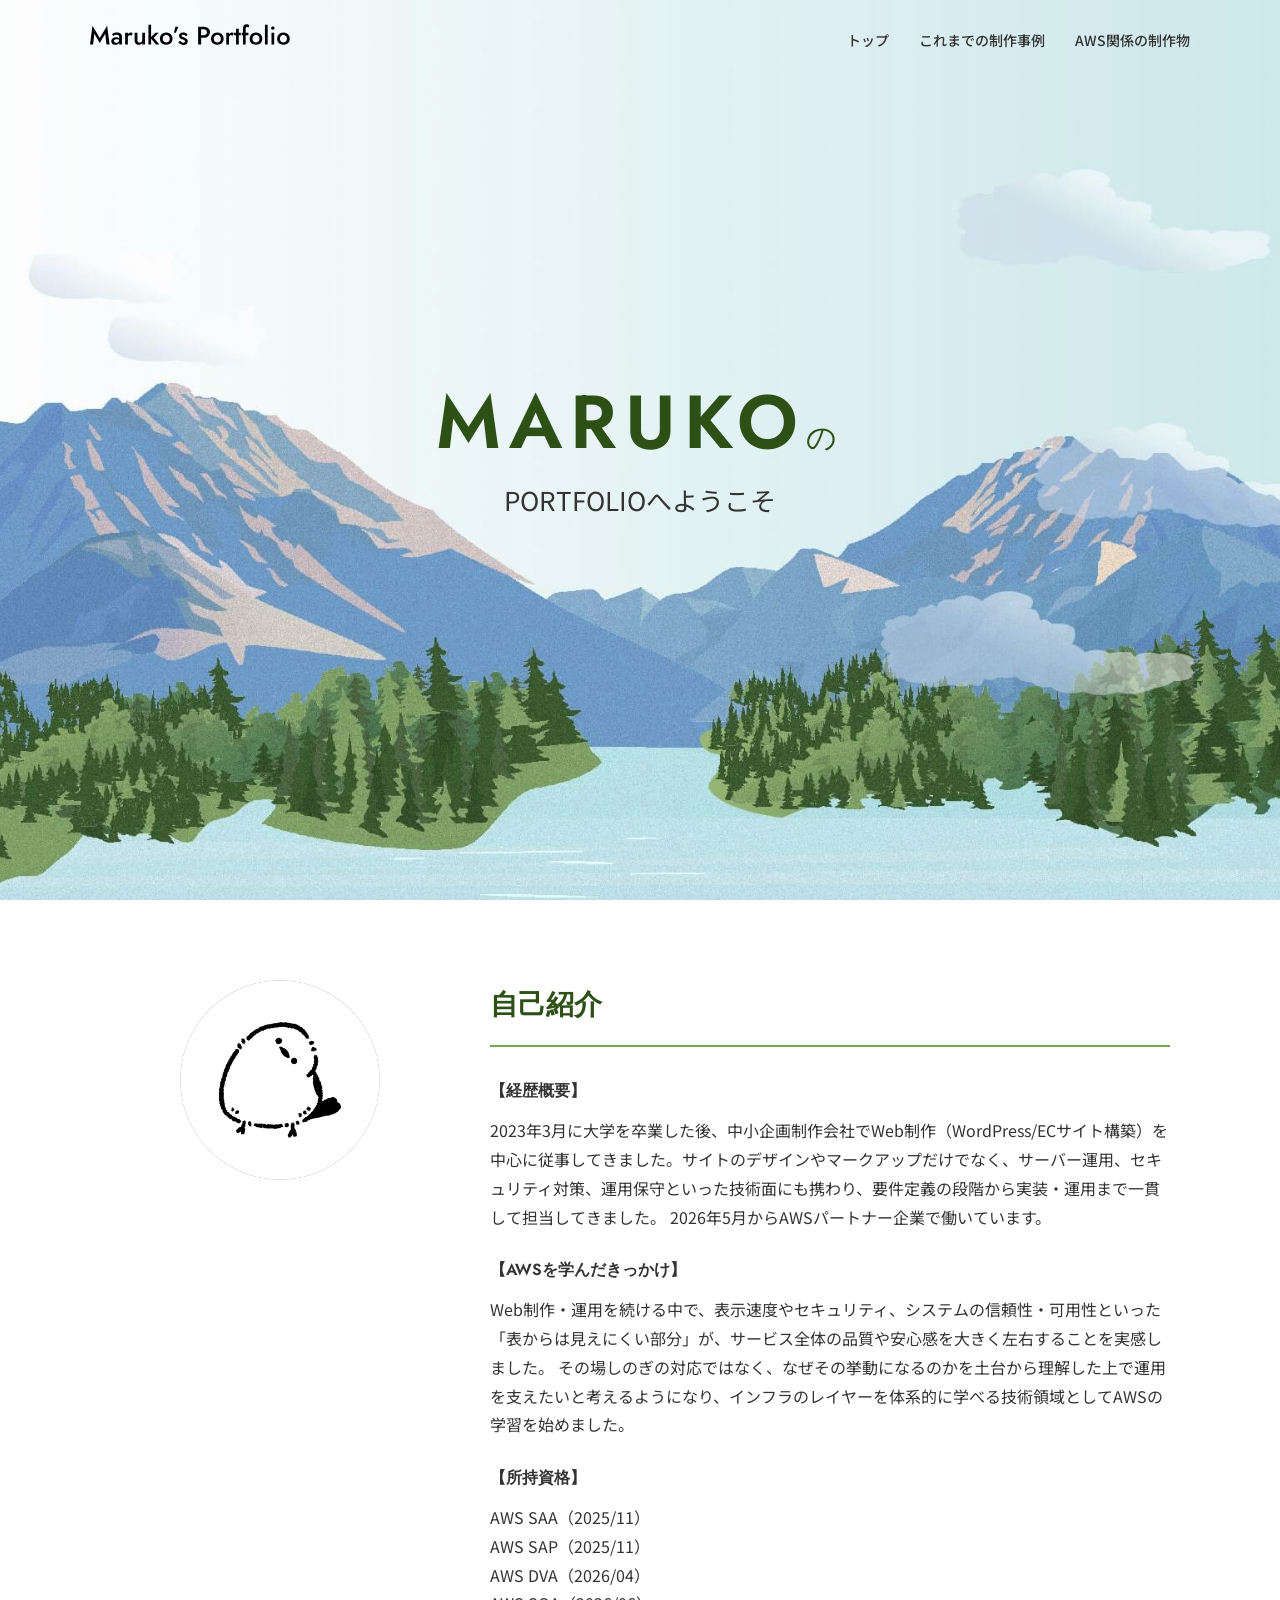
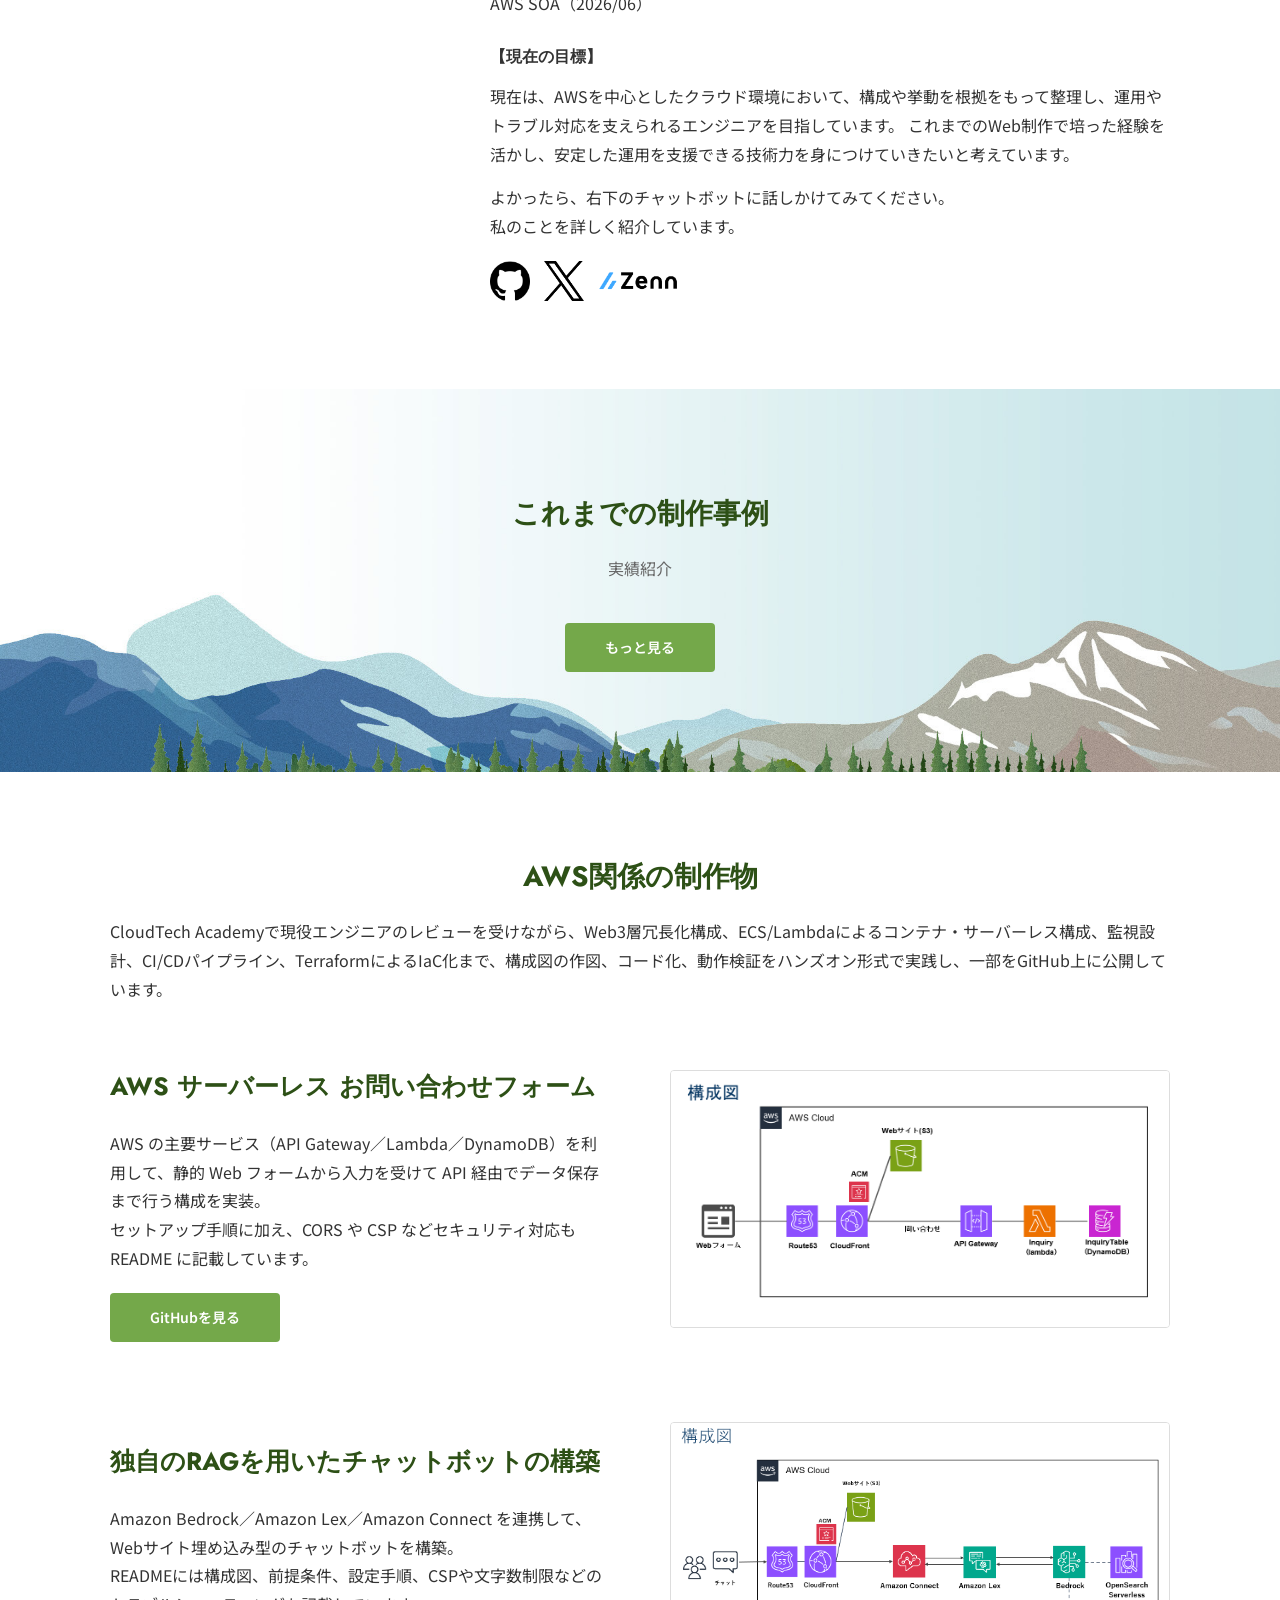
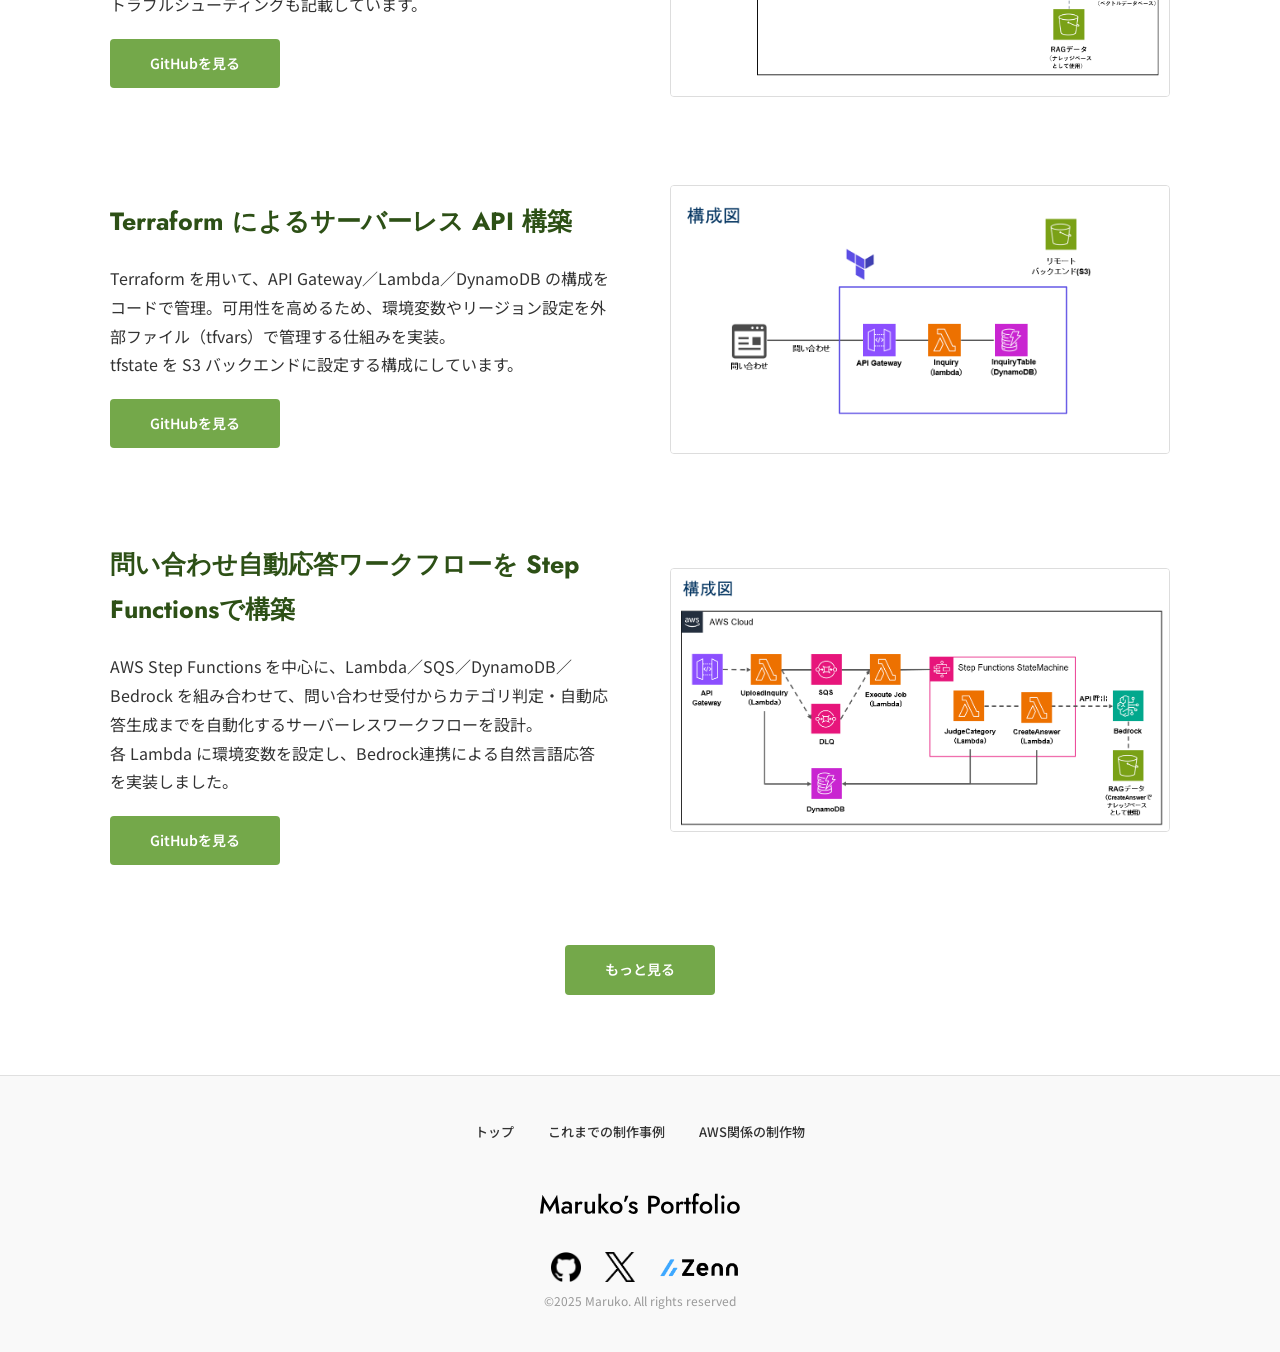
<file: index.html>
<!DOCTYPE html>
<html lang="ja">

<head>
    <meta charset="UTF-8">

    <!-- Google tag (gtag.js) -->
    <script async src="https://www.googletagmanager.com/gtag/js?id=G-P6W1XG5NKM"></script>
    <script>
        window.dataLayer = window.dataLayer || [];
        function gtag(){dataLayer.push(arguments);}
        gtag('js', new Date());

        gtag('config', 'G-P6W1XG5NKM');
    </script>

    <meta name="robots" content="noindex, nofollow">
    <meta name="viewport" content="width=device-width, initial-scale=1.0">
    <meta name="description" content="MARUKOのポートフォリオサイト。これまでのWeb制作実績などを紹介しています。">
    <meta name="theme-color" content="#fff">
    <title>MARUKO's Portfolio</title>

    <!-- OGP & Social Media -->
    <meta property="og:title" content="MARUKOのPORTFOLIO">
    <meta property="og:description" content="MARUKOのポートフォリオサイト。これまでのWeb制作実績などを紹介しています。">
    <meta property="og:type" content="website">
    <meta property="og:url" content="https://maruko.site/">
    <meta property="og:image" content="https://maruko.site/images/ogp-image.jpg">
    <meta property="og:site_name" content="MARUKOのPORTFOLIO">
    <meta property="og:locale" content="ja_JP">
    <meta name="twitter:card" content="summary_large_image">

    <link rel="icon" href="images/maruko-portfolio.svg" type="image/svg+xml">
    <link rel="stylesheet" href="css/style.css">
</head>

<body>
    <header>
        <div class="header-container">
            <div class="logo">
                <a href="index.html">
                    <img src="images/maruko-portfolio.svg" alt="Site logo">
                </a>
            </div>
            <nav id="nav" aria-label="メインナビゲーション">
                <ul>
                    <li><a href="index.html">トップ</a></li>
                    <li><a href="works-skills.html">これまでの制作事例</a></li>
                    <li><a href="aws-projects.html">AWS関係の制作物</a></li>
                </ul>
            </nav>
            <button type="button" class="hamburger" id="hamburger" aria-label="メニューを開く" aria-expanded="false"
                aria-controls="nav">
                <span></span>
                <span></span>
                <span></span>
            </button>
        </div>
    </header>

    <main>
        <section class="hero hero-top" aria-label="ページトップ">
            <div class="hero-content">
                <h1>MARUKO<span class="small">の</span></h1>
                <p>PORTFOLIOへようこそ</p>
            </div>
        </section>

        <section class="about" aria-labelledby="about-heading">
            <div class="container">
                <div class="about-content">
                    <div class="about-image">
                        <img src="images/maruko.jpg" alt="maruko">
                    </div>
                    <div class="about-text">
                        <h2 id="about-heading">自己紹介</h2>

                        <h3>【経歴概要】</h3>
                        <p>2023年3月に大学を卒業した後、中小企画制作会社でWeb制作（WordPress/ECサイト構築）を中心に従事してきました。サイトのデザインやマークアップだけでなく、サーバー運用、セキュリティ対策、運用保守といった技術面にも携わり、要件定義の段階から実装・運用まで一貫して担当してきました。
                            2026年5月からAWSパートナー企業で働いています。
                        </p>

                        <h3>【AWSを学んだきっかけ】</h3>
                        <p>Web制作・運用を続ける中で、表示速度やセキュリティ、システムの信頼性・可用性といった「表からは見えにくい部分」が、サービス全体の品質や安心感を大きく左右することを実感しました。
                            その場しのぎの対応ではなく、なぜその挙動になるのかを土台から理解した上で運用を支えたいと考えるようになり、インフラのレイヤーを体系的に学べる技術領域としてAWSの学習を始めました。
                        </p>

                        <h3>【所持資格】</h3>
                        <p>AWS SAA（2025/11）<br>
                            AWS SAP（2025/11）<br>
                            AWS DVA（2026/04）<br>
                            AWS SOA（2026/06）<br>
                        </p>

                        <h3>【現在の目標】</h3>
                        <p>現在は、AWSを中心としたクラウド環境において、構成や挙動を根拠をもって整理し、運用やトラブル対応を支えられるエンジニアを目指しています。
                            これまでのWeb制作で培った経験を活かし、安定した運用を支援できる技術力を身につけていきたいと考えています。
                        </p>

                        <p>よかったら、右下のチャットボットに話しかけてみてください。<br>私のことを詳しく紹介しています。</p>

                        <div class="social-links">
                            <a href="https://github.com/sae-maruyama/" target="_blank" rel="noopener noreferrer"
                                aria-label="GitHub">
                                <img src="images/github-logo.png" alt="github-logo">
                            </a>
                            <a href="https://x.com/maruko_112" target="_blank" rel="noopener noreferrer"
                                aria-label="X (Twitter)">
                                <img src="images/x-logo.png" alt="">
                            </a>
                            <a href="https://zenn.dev/kuyan" target="_blank" rel="noopener noreferrer"
                                aria-label="Zenn">
                                <img src="images/zenn-logo.png" alt="">
                            </a>
                        </div>
                    </div>
                </div>
            </div>
        </section>

        <section class="works" aria-labelledby="works-heading">
            <div class="container">
                <h2 id="works-heading" class="section-title">これまでの制作事例</h2>
                <p class="section-subtitle">実績紹介</p>
                <div class="btn-center">
                    <a href="works-skills.html" class="btn">もっと見る</a>
                </div>
            </div>
        </section>

        <section class="aws-section" aria-labelledby="aws-heading">
            <div class="container">
                <h2 id="aws-heading" class="section-title">AWS関係の制作物</h2>

                <div class="aws-intro">
                    <p>CloudTech
                        Academyで現役エンジニアのレビューを受けながら、Web3層冗長化構成、ECS/Lambdaによるコンテナ・サーバーレス構成、監視設計、CI/CDパイプライン、TerraformによるIaC化まで、構成図の作図、コード化、動作検証をハンズオン形式で実践し、一部をGitHub上に公開しています。
                    </p>
                </div>

                <div class="project-item">
                    <div class="project-text">
                        <h3>AWS サーバーレス お問い合わせフォーム</h3>
                        <p>AWS の主要サービス（API Gateway／Lambda／DynamoDB）を利用して、静的 Web フォームから入力を受けて API 経由でデータ保存まで行う構成を実装。<br>
                            セットアップ手順に加え、CORS や CSP などセキュリティ対応もREADME に記載しています。</p>
                        <div>
                            <a href="https://github.com/sae-maruyama/aws-inquiry-form" target="_blank"
                                rel="noopener noreferrer" class="btn">GitHubを見る</a>
                        </div>
                    </div>
                    <div class="project-image">
                        <img src="images/inquiryform-handson.png" alt="AWS サーバーレス構成図">
                    </div>
                </div>

                <div class="project-item">
                    <div class="project-text">
                        <h3>独自のRAGを用いたチャットボットの構築</h3>
                        <p>Amazon Bedrock／Amazon Lex／Amazon Connect
                            を連携して、Webサイト埋め込み型のチャットボットを構築。<br>
                            READMEには構成図、前提条件、設定手順、CSPや文字数制限などのトラブルシューティングも記載しています。</p>
                        <div>
                            <a href="https://github.com/sae-maruyama/aws-chatbot-handson" target="_blank"
                                rel="noopener noreferrer" class="btn">GitHubを見る</a>
                        </div>
                    </div>
                    <div class="project-image">
                        <img src="images/chatbot-handson.png" alt="チャットボット構成図">
                    </div>
                </div>

                <div class="project-item">
                    <div class="project-text">
                        <h3>Terraform によるサーバーレス API 構築</h3>
                        <p>Terraform を用いて、API Gateway／Lambda／DynamoDB
                            の構成をコードで管理。可用性を高めるため、環境変数やリージョン設定を外部ファイル（tfvars）で管理する仕組みを実装。<br>
                            tfstate を S3 バックエンドに設定する構成にしています。</p>
                        <div>
                            <a href="https://github.com/sae-maruyama/terraform-project-5" target="_blank"
                                rel="noopener noreferrer" class="btn">GitHubを見る</a>
                        </div>
                    </div>
                    <div class="project-image">
                        <img src="images/terraform-handson.png" alt="Terraform構成図">
                    </div>
                </div>

                <div class="project-item">
                    <div class="project-text">
                        <h3>問い合わせ自動応答ワークフローを Step Functionsで構築</h3>
                        <p>AWS Step Functions を中心に、Lambda／SQS／DynamoDB／Bedrock
                            を組み合わせて、問い合わせ受付からカテゴリ判定・自動応答生成までを自動化するサーバーレスワークフローを設計。<br>
                            各 Lambda に環境変数を設定し、Bedrock連携による自然言語応答を実装しました。</p>
                        <div>
                            <a href="https://github.com/sae-maruyama/aws-stepfunctions-handson" target="_blank"
                                rel="noopener noreferrer" class="btn">GitHubを見る</a>
                        </div>
                    </div>
                    <div class="project-image">
                        <img src="images/stepfunctions-handson.png" alt="Step Functions構成図">
                    </div>
                </div>

                <div class="btn-center">
                    <a href="aws-projects.html" class="btn">もっと見る</a>
                </div>
            </div>
        </section>
    </main>

    <footer>
        <nav class="footer-nav" aria-label="フッターナビゲーション">
            <a href="index.html">トップ</a>
            <a href="works-skills.html">これまでの制作事例</a>
            <a href="aws-projects.html">AWS関係の制作物</a>
        </nav>
        <a href="index.html" class="footer-logo">
            <img src="images/maruko-portfolio.svg" alt="Site logo">
        </a>
        <div class="footer-social-links">
            <a href="https://github.com/sae-maruyama/" target="_blank" rel="noopener noreferrer" aria-label="GitHub">
                <img src="images/github-logo.png" alt="">
            </a>
            <a href="https://x.com/maruko_112" target="_blank" rel="noopener noreferrer" aria-label="X (Twitter)">
                <img src="images/x-logo.png" alt="">
            </a>
            <a href="https://zenn.dev/kuyan" target="_blank" rel="noopener noreferrer" aria-label="Zenn">
                <img src="images/zenn-logo.png" alt="">
            </a>
        </div>
        <p class="copyright">©2025 Maruko. All rights reserved</p>
    </footer>

    <script src="js/script.js" defer></script>

    <script type="text/javascript">
        (function (w, d, x, id) {
            s = d.createElement('script');
            s.src = 'https://maruko-site.my.connect.aws/connectwidget/static/amazon-connect-chat-interface-client.js';
            s.async = 1;
            s.id = id;
            d.getElementsByTagName('head')[0].appendChild(s);
            w[x] = w[x] || function () { (w[x].ac = w[x].ac || []).push(arguments) };
        })(window, document, 'amazon_connect', '83a69ca1-8899-4469-9bd1-faaf0f0264c8');
        amazon_connect('styles', { iconType: 'CHAT', openChat: { color: '#ffffff', backgroundColor: '#2d5016' }, closeChat: { color: '#ffffff', backgroundColor: '#2d5016' } });
        amazon_connect('snippetId', '[base64]');
        amazon_connect('supportedMessagingContentTypes', ['text/plain', 'text/markdown', 'application/vnd.amazonaws.connect.message.interactive', 'application/vnd.amazonaws.connect.message.interactive.response']);
    </script>

</body>

</html>
</file>
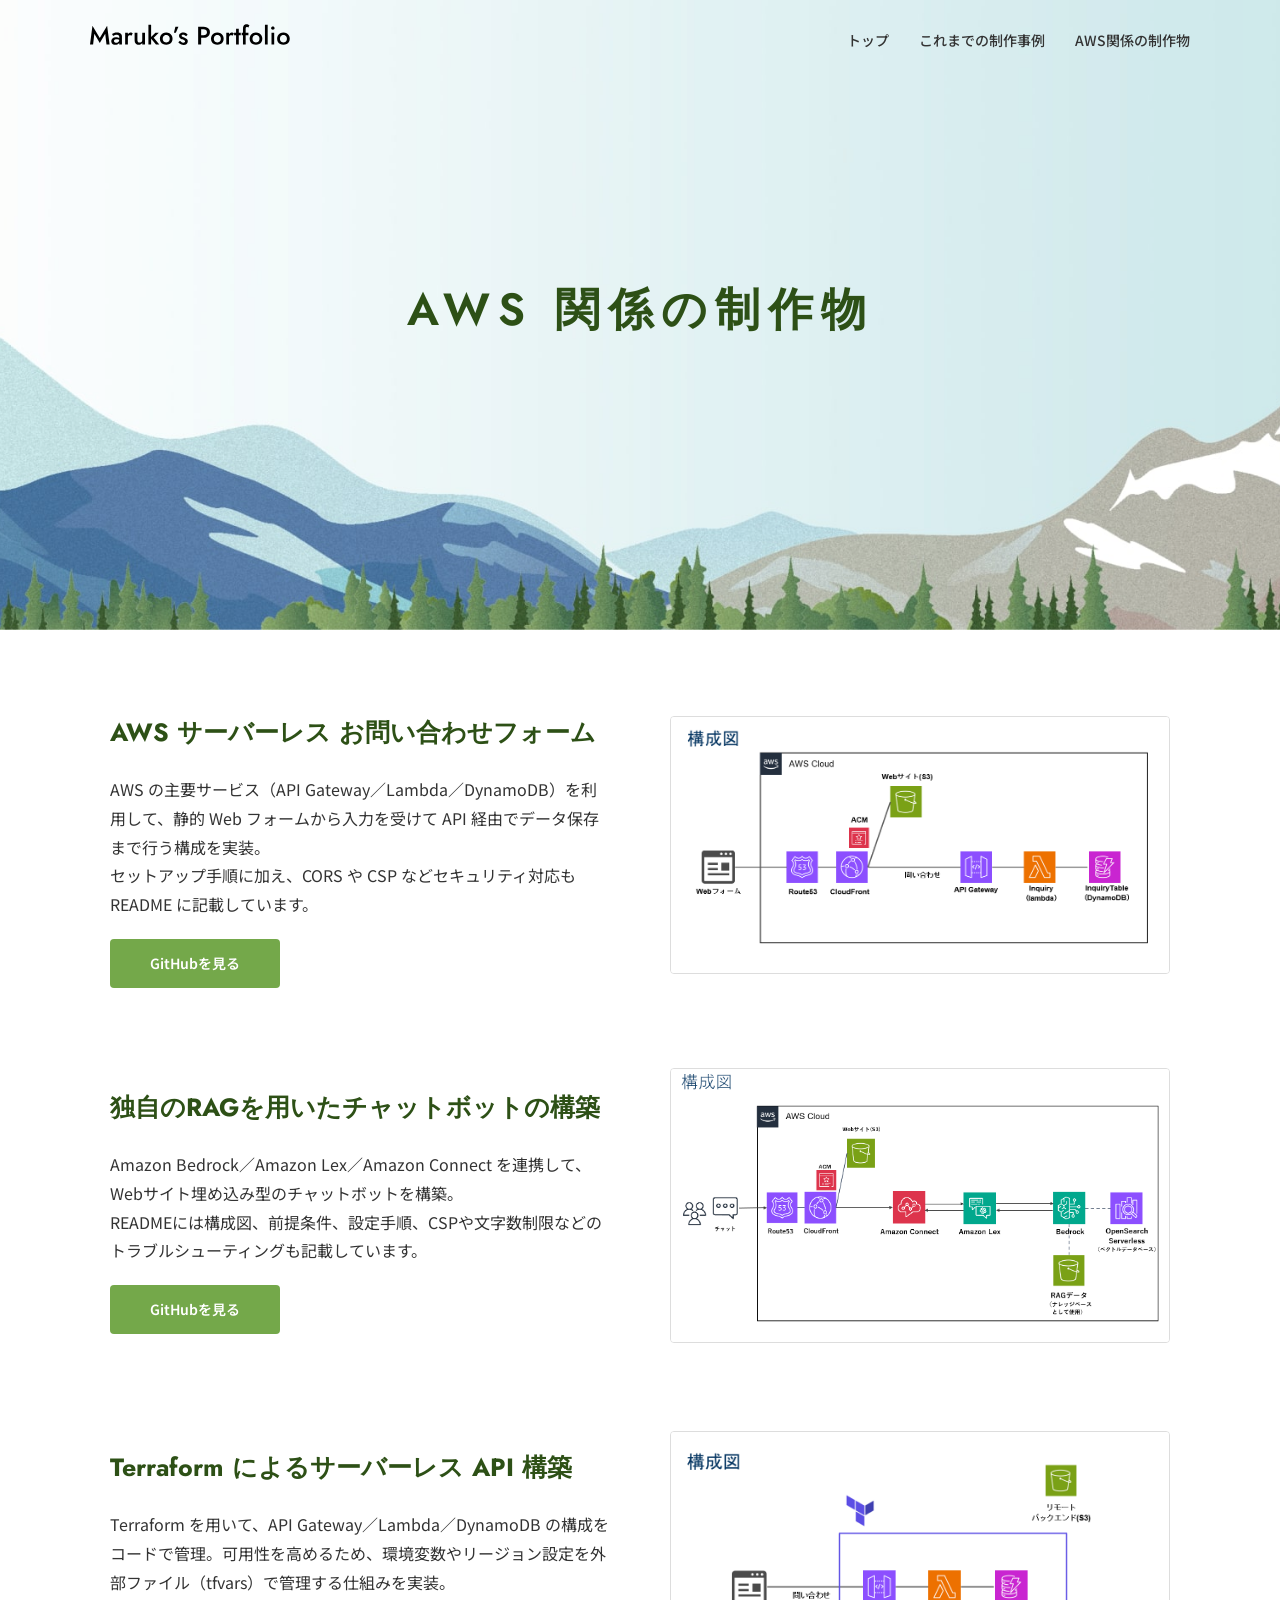
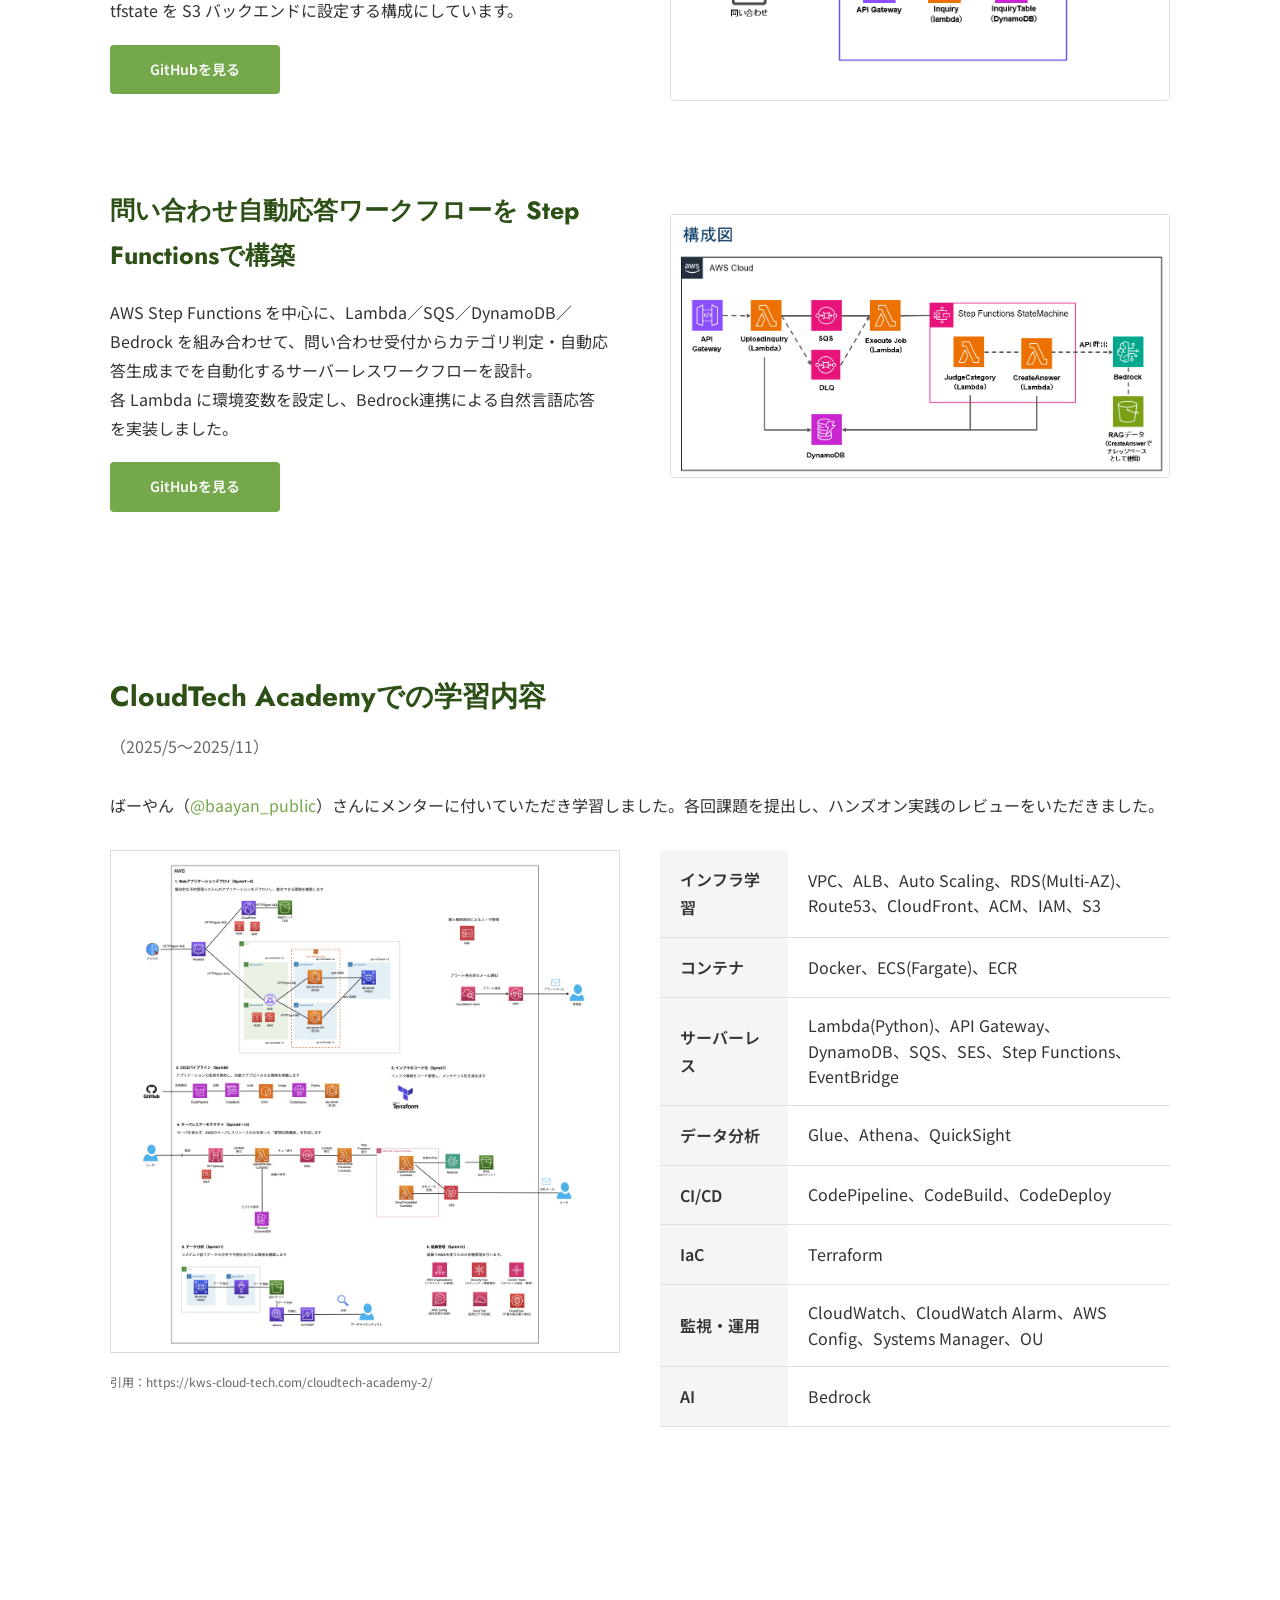
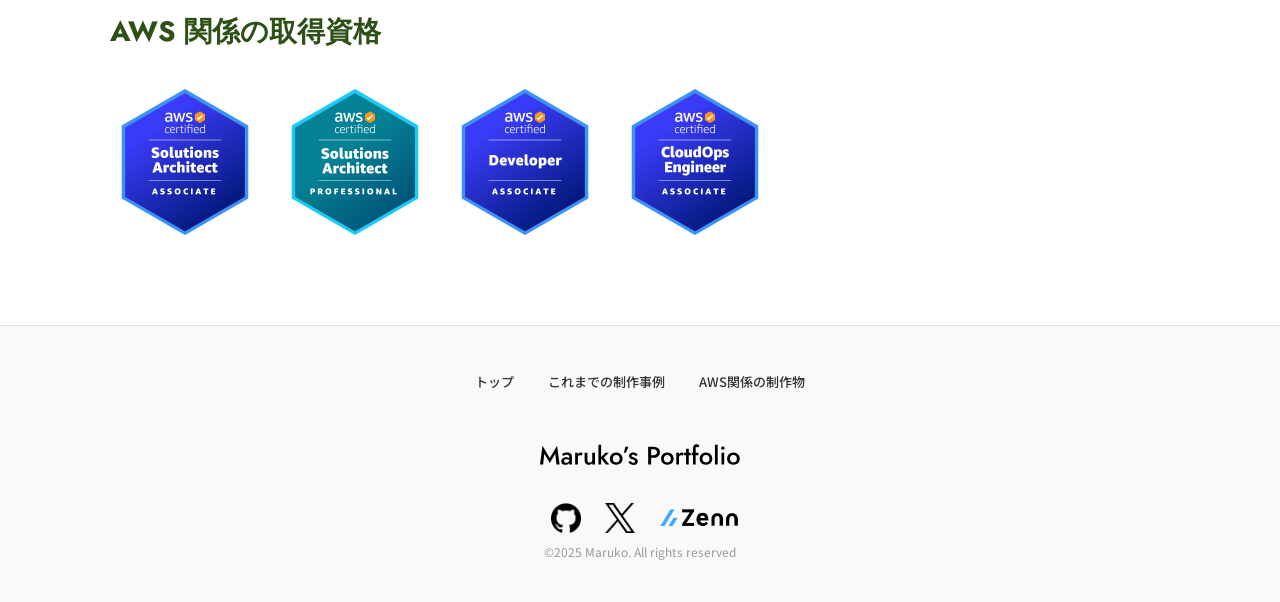
<file: aws-projects.html>
<!DOCTYPE html>
<html lang="ja">

<head>
    <meta charset="UTF-8">

    <!-- Google tag (gtag.js) -->
    <script async src="https://www.googletagmanager.com/gtag/js?id=G-P6W1XG5NKM"></script>
    <script>
        window.dataLayer = window.dataLayer || [];
        function gtag(){dataLayer.push(arguments);}
        gtag('js', new Date());

        gtag('config', 'G-P6W1XG5NKM');
    </script>

    <meta name="robots" content="noindex, nofollow">
    <meta name="viewport" content="width=device-width, initial-scale=1.0">
    <meta name="description" content="MARUKOのAWS構築実績。サーバーレス、Terraform、Step Functions、チャットボットなどの制作物を紹介しています。">
    <meta name="theme-color" content="#fff">
    <title>AWS関係の制作物 | MARUKO's Portfolio</title>

    <!-- OGP & Social Media -->
    <meta property="og:title" content="AWS関係の制作物 | MARUKOのPORTFOLIO">
    <meta property="og:description" content="MARUKOのAWS構築実績。サーバーレス、Terraform、Step Functions、チャットボットなどの制作物を紹介しています。">
    <meta property="og:type" content="website">
    <meta property="og:url" content="https://maruko.site/aws-projects.html">
    <meta property="og:image" content="https://maruko.site/images/ogp-image.jpg">
    <meta property="og:site_name" content="MARUKOのPORTFOLIO">
    <meta property="og:locale" content="ja_JP">
    <meta name="twitter:card" content="summary_large_image">

    <link rel="icon" href="images/maruko-portfolio.svg" type="image/svg+xml">
    <link rel="stylesheet" href="css/style.css">
</head>

<body>
    <header>
        <div class="header-container">
            <div class="logo">
                <a href="index.html">
                    <img src="images/maruko-portfolio.svg" alt="Site logo">
                </a>
            </div>
            <nav id="nav" aria-label="メインナビゲーション">
                <ul>
                    <li><a href="index.html">トップ</a></li>
                    <li><a href="works-skills.html">これまでの制作事例</a></li>
                    <li><a href="aws-projects.html">AWS関係の制作物</a></li>
                </ul>
            </nav>
            <button type="button" class="hamburger" id="hamburger" aria-label="メニューを開く" aria-expanded="false"
                aria-controls="nav">
                <span></span>
                <span></span>
                <span></span>
            </button>
        </div>
    </header>

    <main>
        <section class="hero page-title hero-aws" aria-labelledby="page-heading">
            <div class="hero-content">
                <h1 id="page-heading">AWS 関係の制作物</h1>
            </div>
        </section>

        <section class="aws-section" aria-labelledby="aws-projects-heading">
            <div class="container">
                <h2 id="aws-projects-heading" class="sr-only">制作物一覧</h2>

                <div class="project-item">
                    <div class="project-text">
                        <h3>AWS サーバーレス お問い合わせフォーム</h3>
                        <p>AWS の主要サービス（API Gateway／Lambda／DynamoDB）を利用して、静的 Web フォームから入力を受けて API 経由でデータ保存まで行う構成を実装。<br>
                            セットアップ手順に加え、CORS や CSP などセキュリティ対応もREADME に記載しています。</p>
                        <div>
                            <a href="https://github.com/sae-maruyama/aws-inquiry-form" target="_blank"
                                rel="noopener noreferrer" class="btn">GitHubを見る</a>
                        </div>
                    </div>
                    <div class="project-image">
                        <img src="images/inquiryform-handson.png" alt="AWS サーバーレス構成図">
                    </div>
                </div>

                <div class="project-item">
                    <div class="project-text">
                        <h3>独自のRAGを用いたチャットボットの構築</h3>
                        <p>Amazon Bedrock／Amazon Lex／Amazon Connect
                            を連携して、Webサイト埋め込み型のチャットボットを構築。<br>
                            READMEには構成図、前提条件、設定手順、CSPや文字数制限などのトラブルシューティングも記載しています。</p>
                        <div>
                            <a href="https://github.com/sae-maruyama/aws-chatbot-handson" target="_blank"
                                rel="noopener noreferrer" class="btn">GitHubを見る</a>
                        </div>
                    </div>
                    <div class="project-image">
                        <img src="images/chatbot-handson.png" alt="チャットボット構成図">
                    </div>
                </div>

                <div class="project-item">
                    <div class="project-text">
                        <h3>Terraform によるサーバーレス API 構築</h3>
                        <p>Terraform を用いて、API Gateway／Lambda／DynamoDB
                            の構成をコードで管理。可用性を高めるため、環境変数やリージョン設定を外部ファイル（tfvars）で管理する仕組みを実装。<br>
                            tfstate を S3 バックエンドに設定する構成にしています。</p>
                        <div>
                            <a href="https://github.com/sae-maruyama/terraform-project-5" target="_blank"
                                rel="noopener noreferrer" class="btn">GitHubを見る</a>
                        </div>
                    </div>
                    <div class="project-image">
                        <img src="images/terraform-handson.png" alt="Terraform構成図">
                    </div>
                </div>

                <div class="project-item">
                    <div class="project-text">
                        <h3>問い合わせ自動応答ワークフローを Step Functionsで構築</h3>
                        <p>AWS Step Functions を中心に、Lambda／SQS／DynamoDB／Bedrock
                            を組み合わせて、問い合わせ受付からカテゴリ判定・自動応答生成までを自動化するサーバーレスワークフローを設計。<br>
                            各 Lambda に環境変数を設定し、Bedrock連携による自然言語応答を実装しました。</p>
                        <div>
                            <a href="https://github.com/sae-maruyama/aws-stepfunctions-handson" target="_blank"
                                rel="noopener noreferrer" class="btn">GitHubを見る</a>
                        </div>
                    </div>
                    <div class="project-image">
                        <img src="images/stepfunctions-handson.png" alt="Step Functions構成図">
                    </div>
                </div>
            </div>
        </section>

        <section class="learning-section" aria-labelledby="learning-heading">
            <div class="container">
                <h2 id="learning-heading">CloudTech Academyでの学習内容</h2>
                <p class="period">（2025/5～2025/11）</p>
                <p class="mentor-info">ばーやん（<a href="https://x.com/baayan_public" target="_blank"
                        rel="noopener noreferrer">@baayan_public</a>）さんにメンターに付いていただき学習しました。各回課題を提出し、ハンズオン実践のレビューをいただきました。
                </p>

                <div class="learning-content">
                    <div class="learning-image">
                        <img src="images/architecture.png" alt="CloudTech Academy学習内容">
                        <p>引用：https://kws-cloud-tech.com/cloudtech-academy-2/</p>
                    </div>

                    <div class="learning-table-wrapper">
                        <table class="learning-table">
                            <tbody>
                                <tr>
                                    <th scope="row">インフラ学習</th>
                                    <td>VPC、ALB、Auto Scaling、RDS(Multi-AZ)、Route53、CloudFront、ACM、IAM、S3</td>
                                </tr>
                                <tr>
                                    <th scope="row">コンテナ</th>
                                    <td>Docker、ECS(Fargate)、ECR</td>
                                </tr>
                                <tr>
                                    <th scope="row">サーバーレス</th>
                                    <td>Lambda(Python)、API Gateway、DynamoDB、SQS、SES、Step Functions、EventBridge</td>
                                </tr>
                                <tr>
                                    <th scope="row">データ分析</th>
                                    <td>Glue、Athena、QuickSight</td>
                                </tr>
                                <tr>
                                    <th scope="row">CI/CD</th>
                                    <td>CodePipeline、CodeBuild、CodeDeploy</td>
                                </tr>
                                <tr>
                                    <th scope="row">IaC</th>
                                    <td>Terraform</td>
                                </tr>
                                <tr>
                                    <th scope="row">監視・運用</th>
                                    <td>CloudWatch、CloudWatch Alarm、AWS Config、Systems Manager、OU</td>
                                </tr>
                                <tr>
                                    <th scope="row">AI</th>
                                    <td>Bedrock</td>
                                </tr>
                            </tbody>
                        </table>
                    </div>
                </div>
            </div>
        </section>

        <section class="certifications-section" aria-labelledby="certs-heading">
            <div class="container">
                <h2 id="certs-heading">AWS 関係の取得資格</h2>
                <div class="certifications-grid">
                    <div class="certification-item">
                        <img src="images/SAA-badge.jpg" alt="AWS SAA認定バッジ">
                    </div>
                    <div class="certification-item">
                        <img src="images/SAP-badge.jpg" alt="AWS SAP認定バッジ">
                    </div>
                    <div class="certification-item">
                        <img src="images/DVA-badge.jpg" alt="AWS DVA認定バッジ">
                    </div>
                    <div class="certification-item">
                        <img src="images/SOA-badge.jpg" alt="AWS SOA認定バッジ">
                    </div>
                </div>
            </div>
        </section>
    </main>

    <footer>
        <nav class="footer-nav" aria-label="フッターナビゲーション">
            <a href="index.html">トップ</a>
            <a href="works-skills.html">これまでの制作事例</a>
            <a href="aws-projects.html">AWS関係の制作物</a>
        </nav>
        <a href="index.html" class="footer-logo">
            <img src="images/maruko-portfolio.svg" alt="Site logo">
        </a>
        <div class="footer-social-links">
            <a href="https://github.com/sae-maruyama/" target="_blank" rel="noopener noreferrer" aria-label="GitHub">
                <img src="images/github-logo.png" alt="">
            </a>
            <a href="https://x.com/maruko_112" target="_blank" rel="noopener noreferrer" aria-label="X (Twitter)">
                <img src="images/x-logo.png" alt="">
            </a>
            <a href="https://zenn.dev/kuyan" target="_blank" rel="noopener noreferrer" aria-label="Zenn">
                <img src="images/zenn-logo.png" alt="">
            </a>
        </div>
        <p class="copyright">©2025 Maruko. All rights reserved</p>
    </footer>

    <script src="js/script.js" defer></script>

    <script type="text/javascript">
        (function (w, d, x, id) {
            s = d.createElement('script');
            s.src = 'https://maruko-site.my.connect.aws/connectwidget/static/amazon-connect-chat-interface-client.js';
            s.async = 1;
            s.id = id;
            d.getElementsByTagName('head')[0].appendChild(s);
            w[x] = w[x] || function () { (w[x].ac = w[x].ac || []).push(arguments) };
        })(window, document, 'amazon_connect', '83a69ca1-8899-4469-9bd1-faaf0f0264c8');
        amazon_connect('styles', { iconType: 'CHAT', openChat: { color: '#ffffff', backgroundColor: '#2d5016' }, closeChat: { color: '#ffffff', backgroundColor: '#2d5016' } });
        amazon_connect('snippetId', '[base64]');
        amazon_connect('supportedMessagingContentTypes', ['text/plain', 'text/markdown', 'application/vnd.amazonaws.connect.message.interactive', 'application/vnd.amazonaws.connect.message.interactive.response']);
    </script>

</body>

</html>
</file>
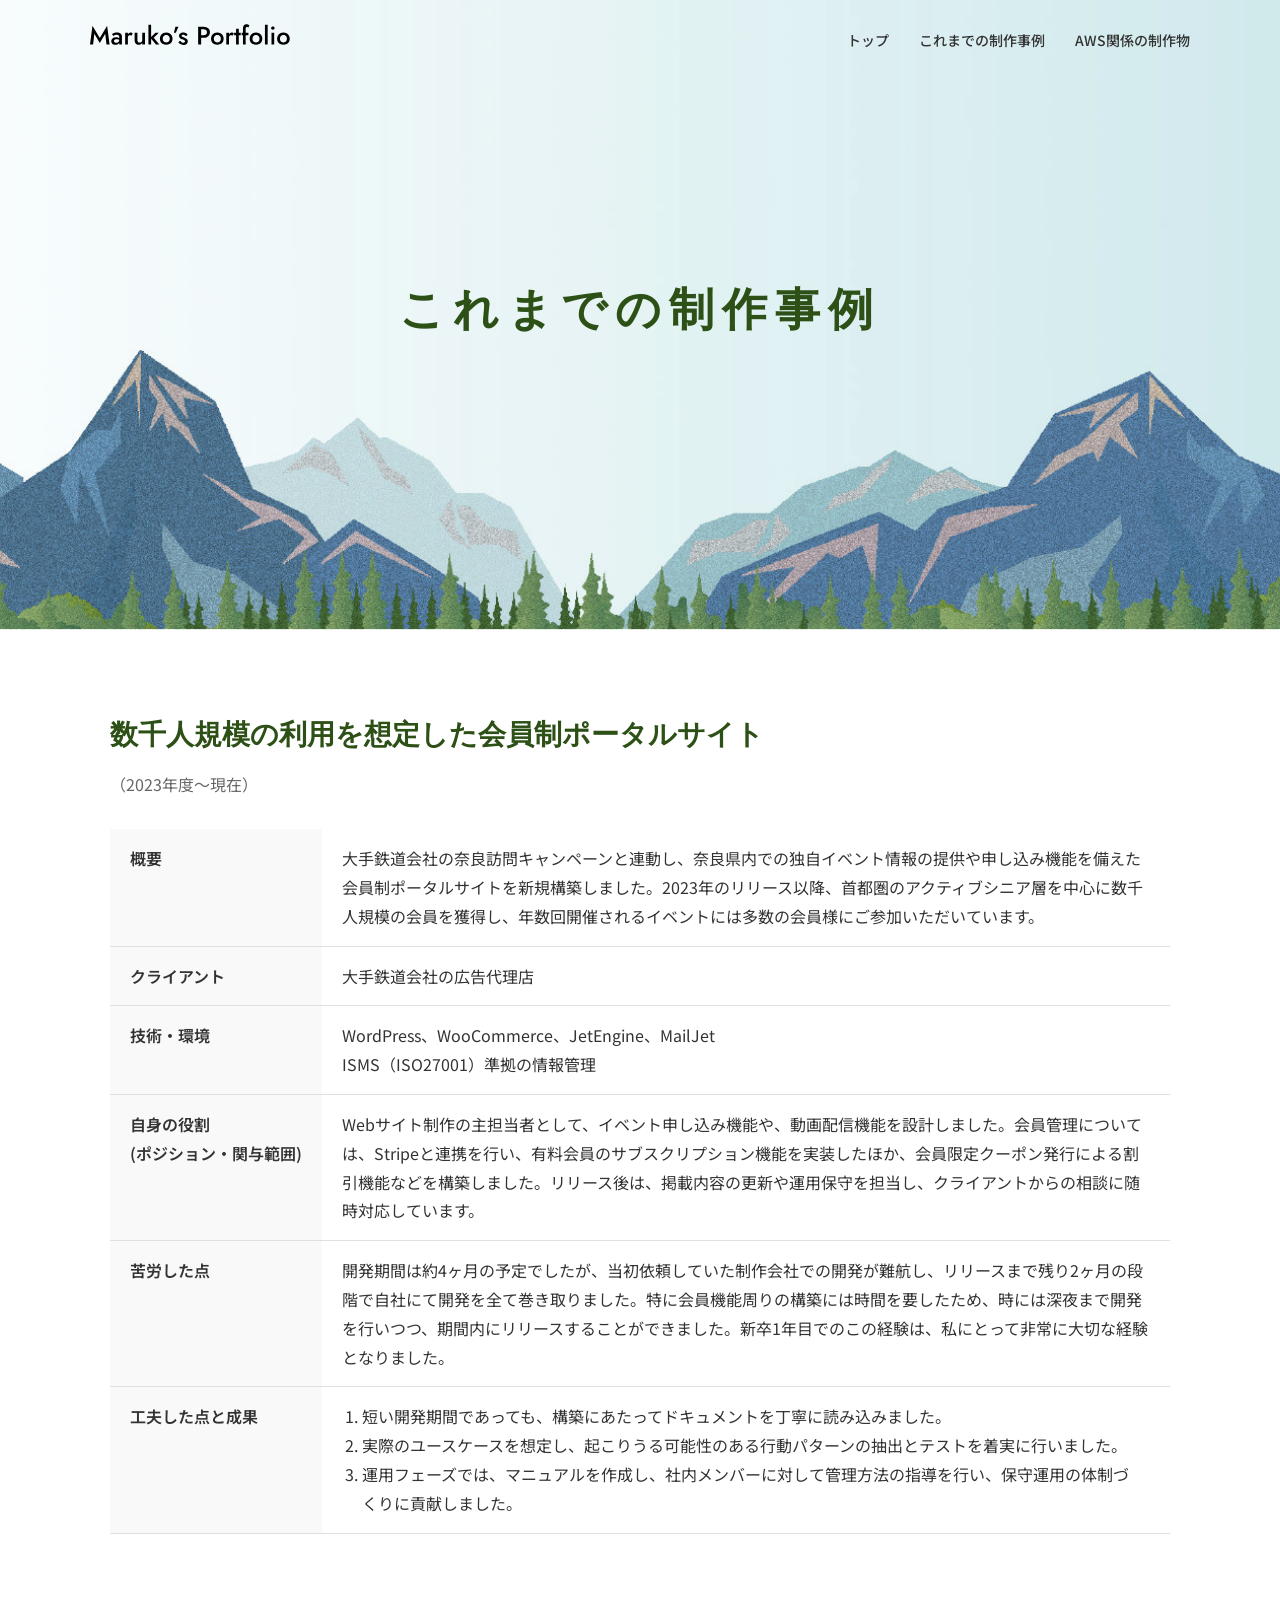
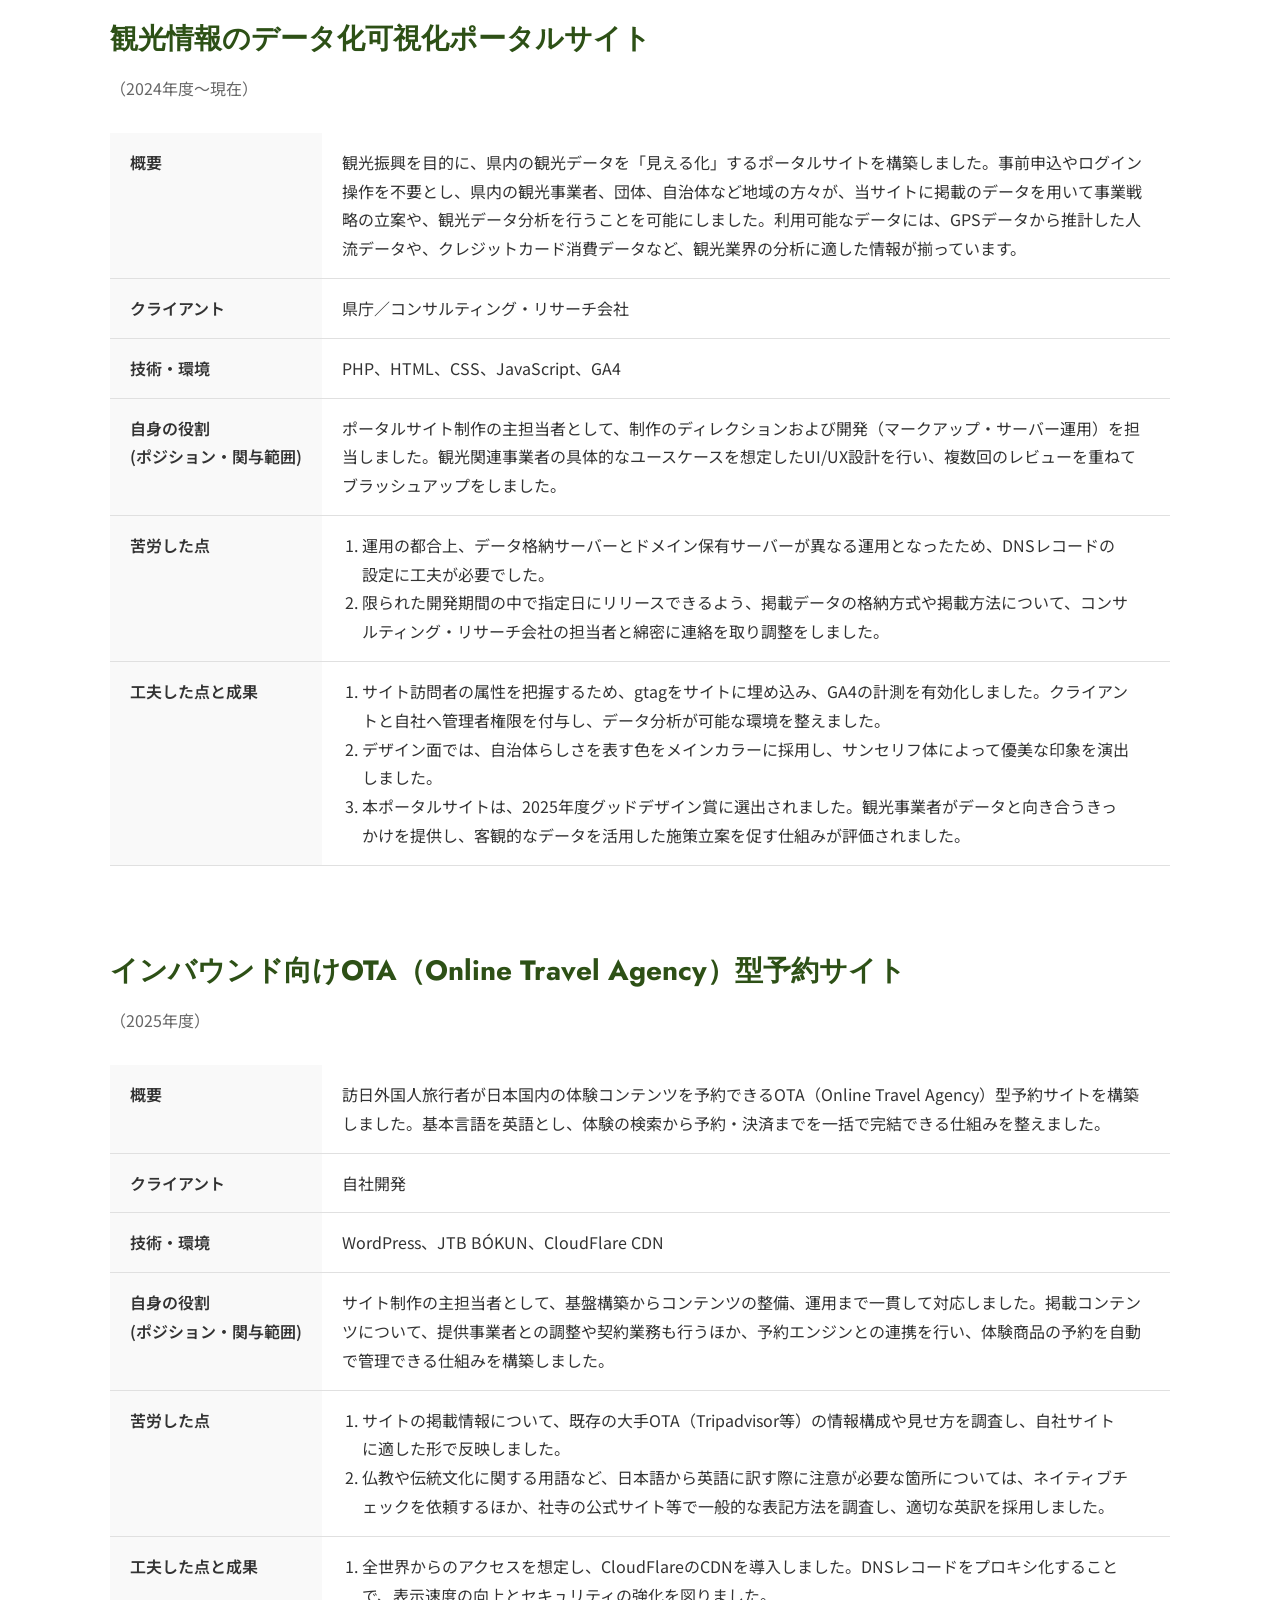
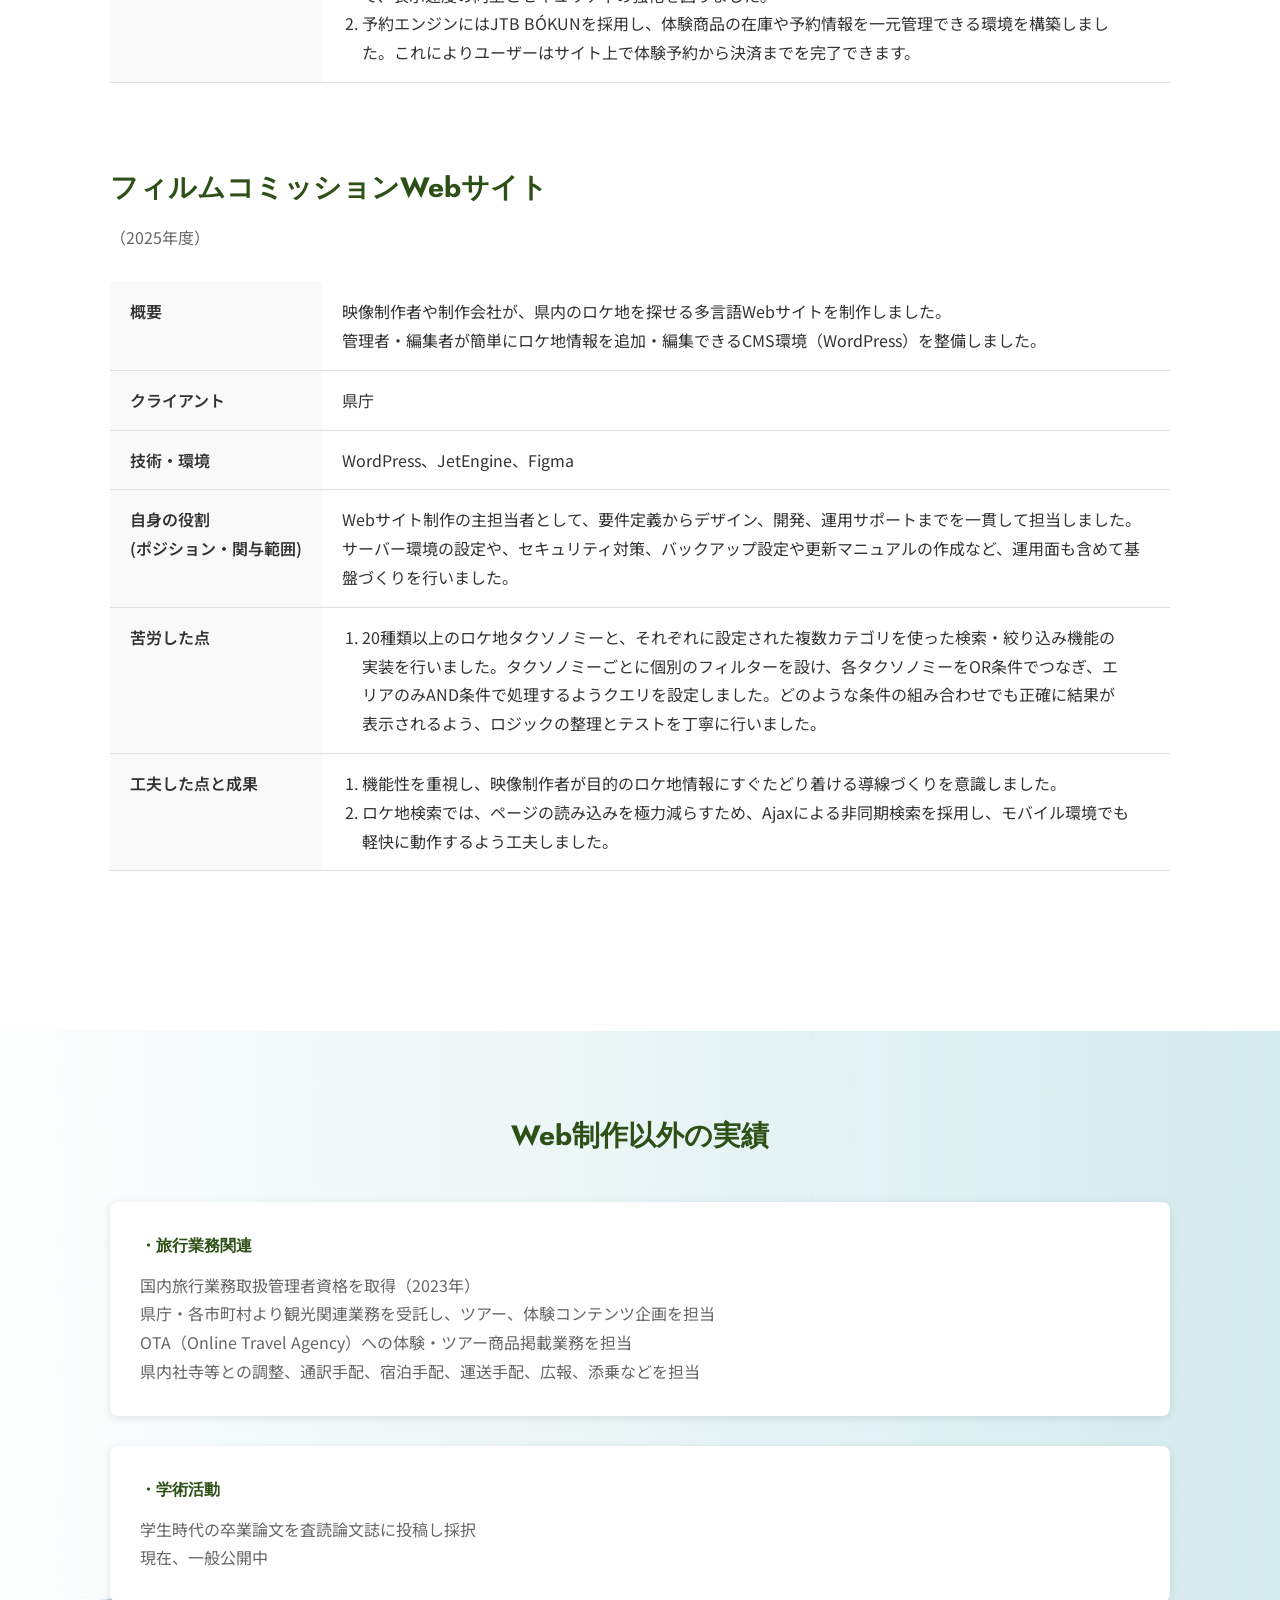
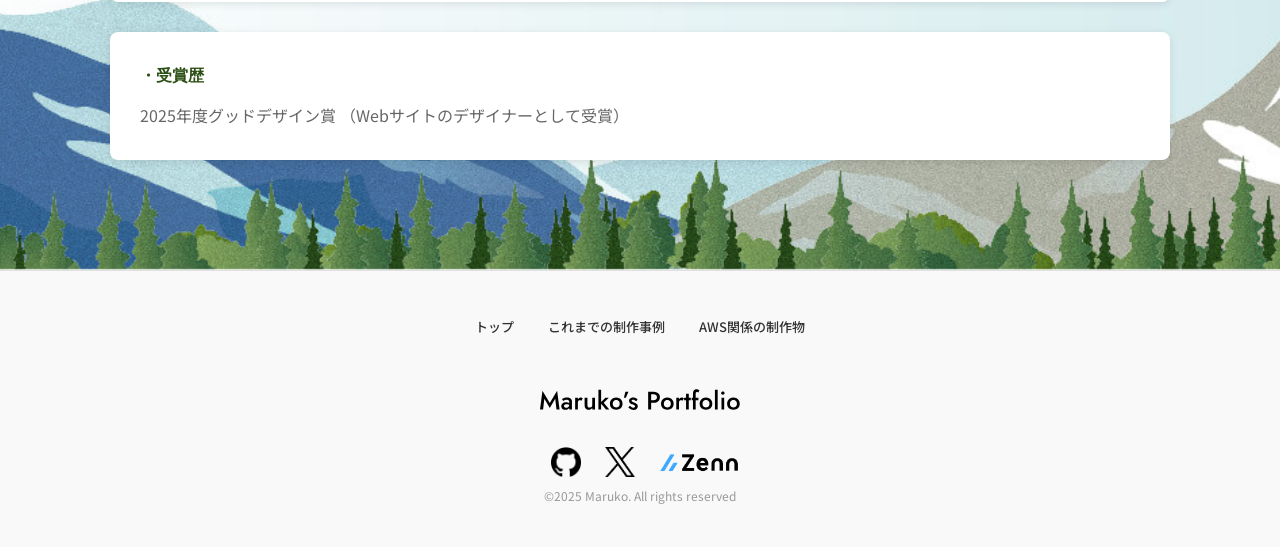
<file: works-skills.html>
<!DOCTYPE html>
<html lang="ja">

<head>
    <meta charset="UTF-8">

    <!-- Google tag (gtag.js) -->
    <script async src="https://www.googletagmanager.com/gtag/js?id=G-P6W1XG5NKM"></script>
    <script>
        window.dataLayer = window.dataLayer || [];
        function gtag(){dataLayer.push(arguments);}
        gtag('js', new Date());

        gtag('config', 'G-P6W1XG5NKM');
    </script>

    <meta name="robots" content="noindex, nofollow">
    <meta name="viewport" content="width=device-width, initial-scale=1.0">
    <meta name="description" content="MARUKOのWeb制作実績。会員制ポータルサイト、観光データポータルサイトなどの制作事例を紹介しています。">
    <meta name="theme-color" content="#fff">
    <title>これまでの制作事例 | MARUKO's Portfolio</title>

    <!-- OGP & Social Media -->
    <meta property="og:title" content="これまでの制作事例 | MARUKOのPORTFOLIO">
    <meta property="og:description" content="MARUKOのWeb制作実績。会員制ポータルサイト、観光データポータルサイトなどの制作事例を紹介しています。">
    <meta property="og:type" content="website">
    <meta property="og:url" content="https://maruko.site/works-skills.html">
    <meta property="og:image" content="https://maruko.site/images/ogp-image.jpg">
    <meta property="og:site_name" content="MARUKOのPORTFOLIO">
    <meta property="og:locale" content="ja_JP">
    <meta name="twitter:card" content="summary_large_image">

    <link rel="icon" href="images/maruko-portfolio.svg" type="image/svg+xml">
    <link rel="stylesheet" href="css/style.css">
</head>

<body>
    <header>
        <div class="header-container">
            <div class="logo">
                <a href="index.html">
                    <img src="images/maruko-portfolio.svg" alt="Site logo">
                </a>
            </div>
            <nav id="nav" aria-label="メインナビゲーション">
                <ul>
                    <li><a href="index.html">トップ</a></li>
                    <li><a href="works-skills.html">これまでの制作事例</a></li>
                    <li><a href="aws-projects.html">AWS関係の制作物</a></li>
                </ul>
            </nav>
            <button type="button" class="hamburger" id="hamburger" aria-label="メニューを開く" aria-expanded="false" aria-controls="nav">
                <span></span>
                <span></span>
                <span></span>
            </button>
        </div>
    </header>

    <main>
        <section class="hero page-title hero-works" aria-labelledby="page-heading">
            <div class="hero-content">
                <h1 id="page-heading">これまでの制作事例</h1>
            </div>
        </section>

        <section class="work-detail" aria-label="制作事例詳細一覧">
            <div class="container">
                <div class="work-item">
                    <h2>数千人規模の利用を想定した会員制ポータルサイト</h2>
                    <p class="work-period">（2023年度～現在）</p>

                    <table class="work-info-table">
                        <tbody>
                            <tr>
                                <th scope="row">概要</th>
                                <td>大手鉄道会社の奈良訪問キャンペーンと連動し、奈良県内での独自イベント情報の提供や申し込み機能を備えた会員制ポータルサイトを新規構築しました。2023年のリリース以降、首都圏のアクティブシニア層を中心に数千人規模の会員を獲得し、年数回開催されるイベントには多数の会員様にご参加いただいています。
                                </td>
                            </tr>
                            <tr>
                                <th scope="row">クライアント</th>
                                <td>大手鉄道会社の広告代理店
                                </td>
                            </tr>
                            <tr>
                                <th scope="row">技術・環境</th>
                                <td>WordPress、WooCommerce、JetEngine、MailJet<br>ISMS（ISO27001）準拠の情報管理</td>
                            </tr>
                            <tr>
                                <th scope="row">自身の役割<br>(ポジション・関与範囲)</th>
                                <td>Webサイト制作の主担当者として、イベント申し込み機能や、動画配信機能を設計しました。会員管理については、Stripeと連携を行い、有料会員のサブスクリプション機能を実装したほか、会員限定クーポン発行による割引機能などを構築しました。リリース後は、掲載内容の更新や運用保守を担当し、クライアントからの相談に随時対応しています。
                                </td>
                            </tr>
                            <tr>
                                <th scope="row">苦労した点</th>
                                <td>開発期間は約4ヶ月の予定でしたが、当初依頼していた制作会社での開発が難航し、リリースまで残り2ヶ月の段階で自社にて開発を全て巻き取りました。特に会員機能周りの構築には時間を要したため、時には深夜まで開発を行いつつ、期間内にリリースすることができました。新卒1年目でのこの経験は、私にとって非常に大切な経験となりました。
                                </td>
                            </tr>
                            <tr>
                                <th scope="row">工夫した点と成果</th>
                                <td>
                                    <ol>
                                        <li>短い開発期間であっても、構築にあたってドキュメントを丁寧に読み込みました。
                                        </li>
                                        <li>実際のユースケースを想定し、起こりうる可能性のある行動パターンの抽出とテストを着実に行いました。</li>
                                        <li>運用フェーズでは、マニュアルを作成し、社内メンバーに対して管理方法の指導を行い、保守運用の体制づくりに貢献しました。
                                        </li>
                                    </ol>
                                </td>
                            </tr>
                        </tbody>
                    </table>
                </div>

                <div class="work-item">
                    <h2>観光情報のデータ化可視化ポータルサイト</h2>
                    <p class="work-period">（2024年度～現在）</p>
                    <table class="work-info-table">
                        <tbody>
                            <tr>
                                <th scope="row">概要</th>
                                <td>観光振興を目的に、県内の観光データを「見える化」するポータルサイトを構築しました。事前申込やログイン操作を不要とし、県内の観光事業者、団体、自治体など地域の方々が、当サイトに掲載のデータを用いて事業戦略の立案や、観光データ分析を行うことを可能にしました。利用可能なデータには、GPSデータから推計した人流データや、クレジットカード消費データなど、観光業界の分析に適した情報が揃っています。
                                </td>
                            </tr>
                            <tr>
                                <th scope="row">クライアント</th>
                                <td>県庁／コンサルティング・リサーチ会社
                                </td>
                            </tr>
                            <tr>
                                <th scope="row">技術・環境</th>
                                <td>PHP、HTML、CSS、JavaScript、GA4</td>
                            </tr>
                            <tr>
                                <th scope="row">自身の役割<br>(ポジション・関与範囲)</th>
                                <td>ポータルサイト制作の主担当者として、制作のディレクションおよび開発（マークアップ・サーバー運用）を担当しました。観光関連事業者の具体的なユースケースを想定したUI/UX設計を行い、複数回のレビューを重ねてブラッシュアップをしました。
                                </td>
                            </tr>
                            <tr>
                                <th scope="row">苦労した点</th>
                                <td>
                                    <ol>
                                        <li>運用の都合上、データ格納サーバーとドメイン保有サーバーが異なる運用となったため、DNSレコードの設定に工夫が必要でした。
                                        </li>
                                        <li>限られた開発期間の中で指定日にリリースできるよう、掲載データの格納方式や掲載方法について、コンサルティング・リサーチ会社の担当者と綿密に連絡を取り調整をしました。
                                        </li>
                                    </ol>
                                </td>
                            </tr>
                            <tr>
                                <th scope="row">工夫した点と成果</th>
                                <td>
                                    <ol>
                                        <li>サイト訪問者の属性を把握するため、gtagをサイトに埋め込み、GA4の計測を有効化しました。クライアントと自社へ管理者権限を付与し、データ分析が可能な環境を整えました。
                                        </li>
                                        <li>デザイン面では、自治体らしさを表す色をメインカラーに採用し、サンセリフ体によって優美な印象を演出しました。</li>
                                        <li>本ポータルサイトは、2025年度グッドデザイン賞に選出されました。観光事業者がデータと向き合うきっかけを提供し、客観的なデータを活用した施策立案を促す仕組みが評価されました。
                                        </li>
                                    </ol>
                                </td>
                            </tr>
                        </tbody>
                    </table>
                </div>

                <div class="work-item">
                    <h2>インバウンド向けOTA（Online Travel Agency）型予約サイト</h2>
                    <p class="work-period">（2025年度）</p>
                    <table class="work-info-table">
                        <tbody>
                            <tr>
                                <th scope="row">概要</th>
                                <td>訪日外国人旅行者が日本国内の体験コンテンツを予約できるOTA（Online Travel
                                    Agency）型予約サイトを構築しました。基本言語を英語とし、体験の検索から予約・決済までを一括で完結できる仕組みを整えました。</td>
                            </tr>
                            <tr>
                                <th scope="row">クライアント</th>
                                <td>自社開発</td>
                            </tr>
                            <tr>
                                <th scope="row">技術・環境</th>
                                <td>WordPress、JTB BÓKUN、CloudFlare CDN</td>
                            </tr>
                            <tr>
                                <th scope="row">自身の役割<br>(ポジション・関与範囲)</th>
                                <td>サイト制作の主担当者として、基盤構築からコンテンツの整備、運用まで一貫して対応しました。掲載コンテンツについて、提供事業者との調整や契約業務も行うほか、予約エンジンとの連携を行い、体験商品の予約を自動で管理できる仕組みを構築しました。
                                </td>
                            </tr>
                            <tr>
                                <th scope="row">苦労した点</th>
                                <td>
                                    <ol>
                                        <li>サイトの掲載情報について、既存の大手OTA（Tripadvisor等）の情報構成や見せ方を調査し、自社サイトに適した形で反映しました。</li>
                                        <li>仏教や伝統文化に関する用語など、日本語から英語に訳す際に注意が必要な箇所については、ネイティブチェックを依頼するほか、社寺の公式サイト等で一般的な表記方法を調査し、適切な英訳を採用しました。
                                        </li>
                                    </ol>
                                </td>
                            </tr>
                            <tr>
                                <th scope="row">工夫した点と成果</th>
                                <td>
                                    <ol>
                                        <li>全世界からのアクセスを想定し、CloudFlareのCDNを導入しました。DNSレコードをプロキシ化することで、表示速度の向上とセキュリティの強化を図りました。
                                        </li>
                                        <li>予約エンジンにはJTB
                                            BÓKUNを採用し、体験商品の在庫や予約情報を一元管理できる環境を構築しました。これによりユーザーはサイト上で体験予約から決済までを完了できます。
                                        </li>
                                    </ol>
                                </td>
                            </tr>
                        </tbody>
                    </table>
                </div>

                <div class="work-item">
                    <h2>フィルムコミッションWebサイト</h2>
                    <p class="work-period">（2025年度）</p>
                    <table class="work-info-table">
                        <tbody>
                            <tr>
                                <th scope="row">概要</th>
                                <td>映像制作者や制作会社が、県内のロケ地を探せる多言語Webサイトを制作しました。<br>管理者・編集者が簡単にロケ地情報を追加・編集できるCMS環境（WordPress）を整備しました。
                                </td>
                            </tr>
                            <tr>
                                <th scope="row">クライアント</th>
                                <td>県庁</td>
                            </tr>
                            <tr>
                                <th scope="row">技術・環境</th>
                                <td>WordPress、JetEngine、Figma</td>
                            </tr>
                            <tr>
                                <th scope="row">自身の役割<br>(ポジション・関与範囲)</th>
                                <td>Webサイト制作の主担当者として、要件定義からデザイン、開発、運用サポートまでを一貫して担当しました。サーバー環境の設定や、セキュリティ対策、バックアップ設定や更新マニュアルの作成など、運用面も含めて基盤づくりを行いました。
                                </td>
                            </tr>
                            <tr>
                                <th scope="row">苦労した点</th>
                                <td>
                                    <ol>
                                        <li>20種類以上のロケ地タクソノミーと、それぞれに設定された複数カテゴリを使った検索・絞り込み機能の実装を行いました。タクソノミーごとに個別のフィルターを設け、各タクソノミーをOR条件でつなぎ、エリアのみAND条件で処理するようクエリを設定しました。どのような条件の組み合わせでも正確に結果が表示されるよう、ロジックの整理とテストを丁寧に行いました。
                                        </li>
                                    </ol>
                                </td>
                            </tr>
                            <tr>
                                <th scope="row">工夫した点と成果</th>
                                <td>
                                    <ol>
                                        <li>機能性を重視し、映像制作者が目的のロケ地情報にすぐたどり着ける導線づくりを意識しました。
                                        </li>
                                        <li>ロケ地検索では、ページの読み込みを極力減らすため、Ajaxによる非同期検索を採用し、モバイル環境でも軽快に動作するよう工夫しました。
                                        </li>
                                    </ol>
                                </td>
                            </tr>
                        </tbody>
                    </table>
                </div>

            </div>
        </section>

        <section class="other-works" aria-labelledby="other-works-heading">
            <div class="container">
                <h2 id="other-works-heading">Web制作以外の実績</h2>

                <div class="other-work-item">
                    <h3>・旅行業務関連</h3>
                    <p>国内旅行業務取扱管理者資格を取得（2023年）<br>
                        県庁・各市町村より観光関連業務を受託し、ツアー、体験コンテンツ企画を担当<br>
                        OTA（Online Travel Agency）への体験・ツアー商品掲載業務を担当<br>
                        県内社寺等との調整、通訳手配、宿泊手配、運送手配、広報、添乗などを担当</p>
                </div>

                <div class="other-work-item">
                    <h3>・学術活動</h3>
                    <p>学生時代の卒業論文を査読論文誌に投稿し採択<br>
                        現在、一般公開中</p>
                </div>

                <div class="other-work-item">
                    <h3>・受賞歴</h3>
                    <p>2025年度グッドデザイン賞 （Webサイトのデザイナーとして受賞）</p>
                </div>
            </div>
        </section>
    </main>

    <footer>
        <nav class="footer-nav" aria-label="フッターナビゲーション">
            <a href="index.html">トップ</a>
            <a href="works-skills.html">これまでの制作事例</a>
            <a href="aws-projects.html">AWS関係の制作物</a>
        </nav>
        <a href="index.html" class="footer-logo">
            <img src="images/maruko-portfolio.svg" alt="Site logo">
        </a>
        <div class="footer-social-links">
            <a href="https://github.com/sae-maruyama/" target="_blank" rel="noopener noreferrer" aria-label="GitHub">
                <img src="images/github-logo.png" alt="">
            </a>
            <a href="https://x.com/maruko_112" target="_blank" rel="noopener noreferrer" aria-label="X (Twitter)">
                <img src="images/x-logo.png" alt="">
            </a>
            <a href="https://zenn.dev/kuyan" target="_blank" rel="noopener noreferrer" aria-label="Zenn">
                <img src="images/zenn-logo.png" alt="">
            </a>
        </div>
        <p class="copyright">©2025 Maruko. All rights reserved</p>
    </footer>

    <script src="js/script.js" defer></script>

    <script type="text/javascript">
        (function (w, d, x, id) {
            s = d.createElement('script');
            s.src = 'https://maruko-site.my.connect.aws/connectwidget/static/amazon-connect-chat-interface-client.js';
            s.async = 1;
            s.id = id;
            d.getElementsByTagName('head')[0].appendChild(s);
            w[x] = w[x] || function () { (w[x].ac = w[x].ac || []).push(arguments) };
        })(window, document, 'amazon_connect', '83a69ca1-8899-4469-9bd1-faaf0f0264c8');
        amazon_connect('styles', { iconType: 'CHAT', openChat: { color: '#ffffff', backgroundColor: '#2d5016' }, closeChat: { color: '#ffffff', backgroundColor: '#2d5016' } });
        amazon_connect('snippetId', '[base64]');
        amazon_connect('supportedMessagingContentTypes', ['text/plain', 'text/markdown', 'application/vnd.amazonaws.connect.message.interactive', 'application/vnd.amazonaws.connect.message.interactive.response']);
    </script>

</body>

</html>
</file>
<file: css/style.css>
@import url('https://fonts.googleapis.com/css2?family=Jost:wght@300;400;500;600;700&family=Noto+Sans+JP:wght@300;400;500;600;700&display=swap');

/* CSS Custom Properties */
:root {
    --color-green-dark: #2d5016;
    --color-green-main: #74A84A;
    --color-green-hover: #5d8a39;
    --color-text: #333;
    --color-text-muted: #666;
    --color-text-light: #999;
    --color-bg: #f5f5f5;
    --color-bg-white: #fff;
    --color-bg-light: #f9f9f9;
    --color-border: #e0e0e0;
    --color-border-light: #ddd;
    --max-width: 1100px;
}

/* Reset and Base Styles */
* {
    margin: 0;
    padding: 0;
    box-sizing: border-box;
}

/* Screen reader only utility */
.sr-only {
    position: absolute;
    width: 1px;
    height: 1px;
    padding: 0;
    margin: -1px;
    overflow: hidden;
    clip: rect(0, 0, 0, 0);
    white-space: nowrap;
    border: 0;
}

/* Focus Styles */
:focus-visible {
    outline: 2px solid var(--color-green-main);
    outline-offset: 3px;
}

body {
    font-family: 'Noto Sans JP', 'Hiragino Kaku Gothic ProN', 'Hiragino Sans', 'Yu Gothic', 'Meiryo', sans-serif;
    line-height: 1.8;
    color: var(--color-text);
    background-color: var(--color-bg);
    font-size: 1rem;
}

h1,
h2,
h3,
h4,
h5,
h6 {
    font-family: 'Jost', sans-serif;
}

img {
    max-width: 100%;
    height: auto;
}

a {
    color: var(--color-green-main);
    text-decoration: none;
    transition: opacity 0.3s;
}

a:hover {
    opacity: 0.7;
}

/* Header */
header {
    background-color: transparent;
    padding: 15px 20px;
    position: fixed;
    width: 100%;
    top: 0;
    z-index: 1000;
    transition: background-color 0.3s, box-shadow 0.3s;
}

header.scrolled {
    background-color: rgba(255, 255, 255, 0.95);
    box-shadow: 0 2px 8px rgba(0, 0, 0, 0.1);
    backdrop-filter: blur(4px);
}

.header-container {
    max-width: var(--max-width);
    margin: 0 auto;
    display: flex;
    justify-content: space-between;
    align-items: center;
}

.logo img {
    height: 40px;
    width: auto;
    max-width: 200px;
}

nav ul {
    display: flex;
    list-style: none;
    gap: 30px;
}

nav a {
    color: var(--color-text);
    font-size: 0.875rem;
    font-weight: 500;
}

/* Hamburger Menu */
.hamburger {
    display: none;
    flex-direction: column;
    cursor: pointer;
    padding: 5px;
    background: none;
    border: none;
}

.hamburger span {
    width: 25px;
    height: 3px;
    background-color: var(--color-text);
    margin: 3px 0;
    transition: transform 0.3s, opacity 0.3s;
}

.hamburger.active span:nth-child(1) {
    transform: rotate(-45deg) translate(-5px, 6px);
}

.hamburger.active span:nth-child(2) {
    opacity: 0;
}

.hamburger.active span:nth-child(3) {
    transform: rotate(45deg) translate(-5px, -6px);
}

/* Hero Section */
.hero {
    position: relative;
    height: 100vh;
    display: flex;
    align-items: center;
    justify-content: center;
    overflow: hidden;
    margin-top: 0;
}

/* Hero Background Images - Page Specific */
.hero.hero-top {
    background: url('../images/top-banner.jpg') center/cover no-repeat;
}

.hero.hero-works {
    background: url('../images/works-skills-banner.jpg') center/cover no-repeat;
}

.hero.hero-aws {
    background: url('../images/aws-projects-banner.jpg') center/cover no-repeat;
}

.hero::before {
    content: '';
    position: absolute;
    top: 0;
    left: 0;
    width: 100%;
    height: 100%;
    background: rgba(255, 255, 255, 0.1);
}

.hero-content {
    position: relative;
    z-index: 1;
    text-align: center;
    padding: 20px;
}

.hero h1 {
    font-size: 4.6875rem;
    color: var(--color-green-dark);
    letter-spacing: 8px;
    margin-bottom: 10px;
    font-weight: 600;
    line-height: 1.2;
}

.hero h1 .small {
    font-size: 0.4em;
    font-weight: 400;
}

.hero.page-title {
    height: 70vh;
}

.hero.page-title h1 {
    font-size: 2.8125rem;
}

.hero p {
    font-size: 1.625rem;
    color: var(--color-text);
}

/* Main Content */
.container {
    max-width: var(--max-width);
    margin: 0 auto;
    padding: 40px 20px;
}

/* White Section Base */
.about,
.aws-section,
.learning-section,
.certifications-section,
.work-detail {
    background-color: var(--color-bg-white);
    padding: 40px 20px;
}

/* About Section */
.about-content {
    max-width: var(--max-width);
    margin: 0 auto;
    display: grid;
    grid-template-columns: 1fr 2fr;
    gap: 40px;
    align-items: start;
}

.about-image {
    text-align: center;
}

.about-image img {
    width: 200px;
    height: 200px;
    border-radius: 50%;
    object-fit: cover;
}

.about-text h2 {
    font-size: 1.75rem;
    color: var(--color-green-dark);
    margin-bottom: 30px;
    padding-bottom: 15px;
    border-bottom: 2px solid var(--color-green-main);
}

.about-text h3 {
    font-size: 1rem;
    color: var(--color-text);
    margin-top: 25px;
    margin-bottom: 10px;
    font-weight: 600;
}

.about-text p {
    line-height: 1.8;
    margin-bottom: 15px;
}

/* Social Links (shared) */
.social-links a,
.footer-social-links a {
    display: inline-block;
    transition: opacity 0.3s;
}

.social-links a:last-child,
.footer-social-links a:last-child {
    width: 80px;
    /* Zenn logo */
    margin-right: 0;
}

.social-links img,
.footer-social-links img {
    width: 100%;
    height: 100%;
    object-fit: contain;
}

.social-links {
    margin-top: 20px;
}

.social-links a {
    width: 40px;
    height: 40px;
    margin-right: 10px;
}

/* Works Section */
.works {
    background: url('../images/about-banner.jpg') center/cover no-repeat;
    padding: 60px 20px;
    position: relative;
}

.section-title {
    text-align: center;
    font-size: 1.75rem;
    color: var(--color-green-dark);
    margin-bottom: 15px;
}

.section-subtitle {
    text-align: center;
    color: var(--color-text-muted);
    margin-bottom: 40px;
}

.btn {
    display: inline-block;
    padding: 12px 40px;
    background-color: var(--color-green-main);
    color: var(--color-bg-white);
    border-radius: 4px;
    font-size: 0.875rem;
    font-weight: 600;
    text-align: center;
    transition: background-color 0.3s;
}

.btn:hover {
    background-color: var(--color-green-hover);
    opacity: 1;
}

.btn-center {
    text-align: center;
    margin-top: 40px;
}

/* AWS Section */
.aws-intro {
    margin-bottom: 60px;
    text-align: left;
    line-height: 1.8;
}

.project-item {
    max-width: var(--max-width);
    margin: 0 auto 80px;
    display: grid;
    grid-template-columns: 1fr 1fr;
    gap: 60px;
    align-items: center;
}

.project-item:last-child {
    margin-bottom: 0;
}

.project-text h3 {
    font-size: 1.5625rem;
    color: var(--color-green-dark);
    margin-bottom: 20px;
}

.project-text p {
    line-height: 1.8;
    margin-bottom: 20px;
}

.project-image {
    text-align: center;
}

.project-image img {
    max-width: 100%;
    border: 1px solid var(--color-border-light);
    border-radius: 4px;
}

/* Shared Table Styles */
.learning-table,
.work-info-table {
    width: 100%;
    margin-bottom: 20px;
    border-collapse: collapse;
}

.learning-table tr,
.work-info-table tr {
    border-bottom: 1px solid var(--color-border);
}

.learning-table th,
.work-info-table th {
    text-align: left;
    padding: 15px 20px;
    font-weight: 600;
}

.learning-table td,
.work-info-table td {
    padding: 15px 20px;
}

/* Learning Section */
.learning-section h2 {
    font-size: 1.75rem;
    color: var(--color-green-dark);
    margin-bottom: 10px;
}

.learning-section .period {
    color: var(--color-text-muted);
    margin-bottom: 30px;
}

.learning-section .mentor-info {
    line-height: 1.8;
    margin-bottom: 30px;
}

.learning-content {
    display: grid;
    grid-template-columns: 1fr 1fr;
    gap: 40px;
    align-items: start;
}

.learning-table th {
    background-color: var(--color-bg);
    width: 25%;
}

.learning-table td {
    line-height: 1.6;
}

.learning-image img {
    max-width: 100%;
    border: 1px solid var(--color-border-light);
}

.learning-image p {
    font-size: 0.75rem;
    color: var(--color-text-muted);
    margin-top: 10px;
}

/* Certifications Section */
.certifications-section h2 {
    font-size: 1.75rem;
    color: var(--color-green-dark);
    margin-bottom: 30px;
}

.certifications-grid {
    display: flex;
    flex-wrap: wrap;
    gap: 20px;
}

.certification-item img {
    width: 150px;
    height: 150px;
    object-fit: contain;
    transition: transform 0.3s;
}

.certification-item img:hover {
    transform: scale(1.1);
}

/* Work Detail Section */
.work-item {
    max-width: var(--max-width);
    margin: 0 auto 80px;
}

.work-category {
    color: var(--color-text-muted);
    margin-bottom: 10px;
}

.work-item h2 {
    font-size: 1.75rem;
    color: var(--color-green-dark);
    margin-bottom: 10px;
}

.work-period {
    color: var(--color-text-muted);
    margin-bottom: 30px;
}

.work-images {
    margin-bottom: 40px;
    text-align: center;
}

.work-images img {
    width: 100%;
    border: 1px solid var(--color-border-light);
    border-radius: 4px;
}

.work-info-table th {
    background-color: var(--color-bg-light);
    width: 20%;
    vertical-align: top;
}

.work-info-table td {
    line-height: 1.8;
}

.work-info-table td ol {
    padding: 0 20px;
}

/* Other Works Section */
.other-works {
    background: url('../images/about-banner.jpg') center/cover no-repeat;
    padding: 40px 20px;
    position: relative;
}

.other-works h2 {
    text-align: center;
    font-size: 1.75rem;
    color: var(--color-green-dark);
    margin-bottom: 40px;
}

.other-work-item {
    max-width: var(--max-width);
    margin: 0 auto 30px;
    background-color: var(--color-bg-white);
    padding: 30px;
    border-radius: 8px;
    box-shadow: 0 2px 8px rgba(0, 0, 0, 0.1);
}

.other-work-item h3 {
    font-size: 1rem;
    color: var(--color-green-dark);
    margin-bottom: 10px;
}

.other-work-item p {
    line-height: 1.8;
    color: var(--color-text-muted);
}

/* Footer */
footer {
    background-color: var(--color-bg-light);
    padding: 40px 20px;
    text-align: center;
    border-top: 1px solid var(--color-border);
}

.footer-nav {
    margin-bottom: 20px;
}

.footer-nav a {
    color: var(--color-text);
    font-size: 0.8125rem;
    margin: 0 15px;
}

.footer-logo {
    display: inline-block;
    margin: 20px 0;
}

.footer-logo img {
    height: 40px;
    width: auto;
    max-width: 200px;
}

.footer-social-links {
    margin: 0;
}

.footer-social-links a {
    width: 30px;
    height: 30px;
    margin: 0 10px;
}

.copyright {
    font-size: 0.75rem;
    color: var(--color-text-light);
}

/* Responsive Design - Tablet */
@media (max-width: 768px) {
    .hamburger {
        display: flex;
    }

    nav {
        position: fixed;
        top: 70px;
        right: -100%;
        width: 250px;
        height: calc(100vh - 70px);
        background-color: var(--color-bg-white);
        box-shadow: -2px 0 5px rgba(0, 0, 0, 0.1);
        transition: right 0.3s;
        z-index: 999;
    }

    nav.active {
        right: 0;
    }

    nav ul {
        flex-direction: column;
        padding: 20px;
        gap: 0;
    }

    nav ul li {
        width: 100%;
        border-bottom: 1px solid var(--color-border);
    }

    nav a {
        display: block;
        padding: 15px 0;
        font-size: 1rem;
    }

    .logo img {
        height: 32px;
        max-width: 160px;
    }

    .hero {
        height: 70vh;
    }

    .hero h1 {
        font-size: 2.5rem;
        letter-spacing: 4px;
    }

    .hero h1 .small {
        font-size: 0.35em;
    }

    .hero.page-title h1 {
        font-size: 1.875rem;
    }

    .hero p {
        font-size: 1.125rem;
    }

    .section-title {
        font-size: 1.375rem;
    }

    .about-content {
        grid-template-columns: 1fr;
    }

    .about-image {
        margin-bottom: 20px;
    }

    .project-item {
        grid-template-columns: 1fr;
        margin-bottom: 50px;
    }

    .aws-section {
        padding-bottom: 0;
    }

    .learning-content {
        grid-template-columns: 1fr;
    }

    .learning-table th {
        width: 30%;
        font-size: 0.8125rem;
    }

    .learning-table td {
        font-size: 0.8125rem;
    }

    .footer-nav a {
        display: block;
        margin: 10px 0;
    }
}

/* Responsive Design - Mobile */
@media (max-width: 480px) {
    .logo img {
        height: 28px;
        max-width: 140px;
    }

    /* トップページのヒーローコンテンツのフォントサイズを拡大 */
    .hero.hero-top h1 {
        font-size: 2.5rem;
        letter-spacing: 2px;
    }

    .hero.hero-top h1 .small {
        font-size: 0.35em;
    }

    .hero.hero-top p {
        font-size: 1.25rem;
    }

    /* 制作事例・AWS関係ページのヒーローセクションを半分の高さに、背景画像は下部固定 */
    .hero.page-title {
        height: 35vh;
    }

    .hero.hero-works,
    .hero.hero-aws {
        background-position: center bottom;
    }

    .hero.page-title h1 {
        font-size: 1.5rem;
    }

    .section-title,
    .about-text h2,
    .work-item h2,
    .other-works h2,
    .learning-section h2,
    .certifications-section h2 {
        font-size: 1.5rem;
    }

    .project-text h3 {
        font-size: 1.25rem;
    }

    .project-item {
        margin-bottom: 40px;
    }

    /* 学習テーブルのレスポンシブ */
    .learning-table th,
    .work-info-table th {
        display: block;
        width: 100%;
        background-color: var(--color-bg);
        border-bottom: none;
    }

    .learning-table td,
    .work-info-table td {
        display: block;
        width: 100%;
        padding-top: 5px;
    }

    .learning-table tr,
    .work-info-table tr {
        display: block;
        margin-bottom: 20px;
        border: 1px solid var(--color-border);
        border-radius: 4px;
    }

    /* 制作事例詳細ページのテーブルはフォントサイズ16pxを維持 */
    .work-info-table th,
    .work-info-table td {
        font-size: 1rem;
    }

    .certification-item img {
        width: 80px;
        height: 80px;
    }
}
</file>
